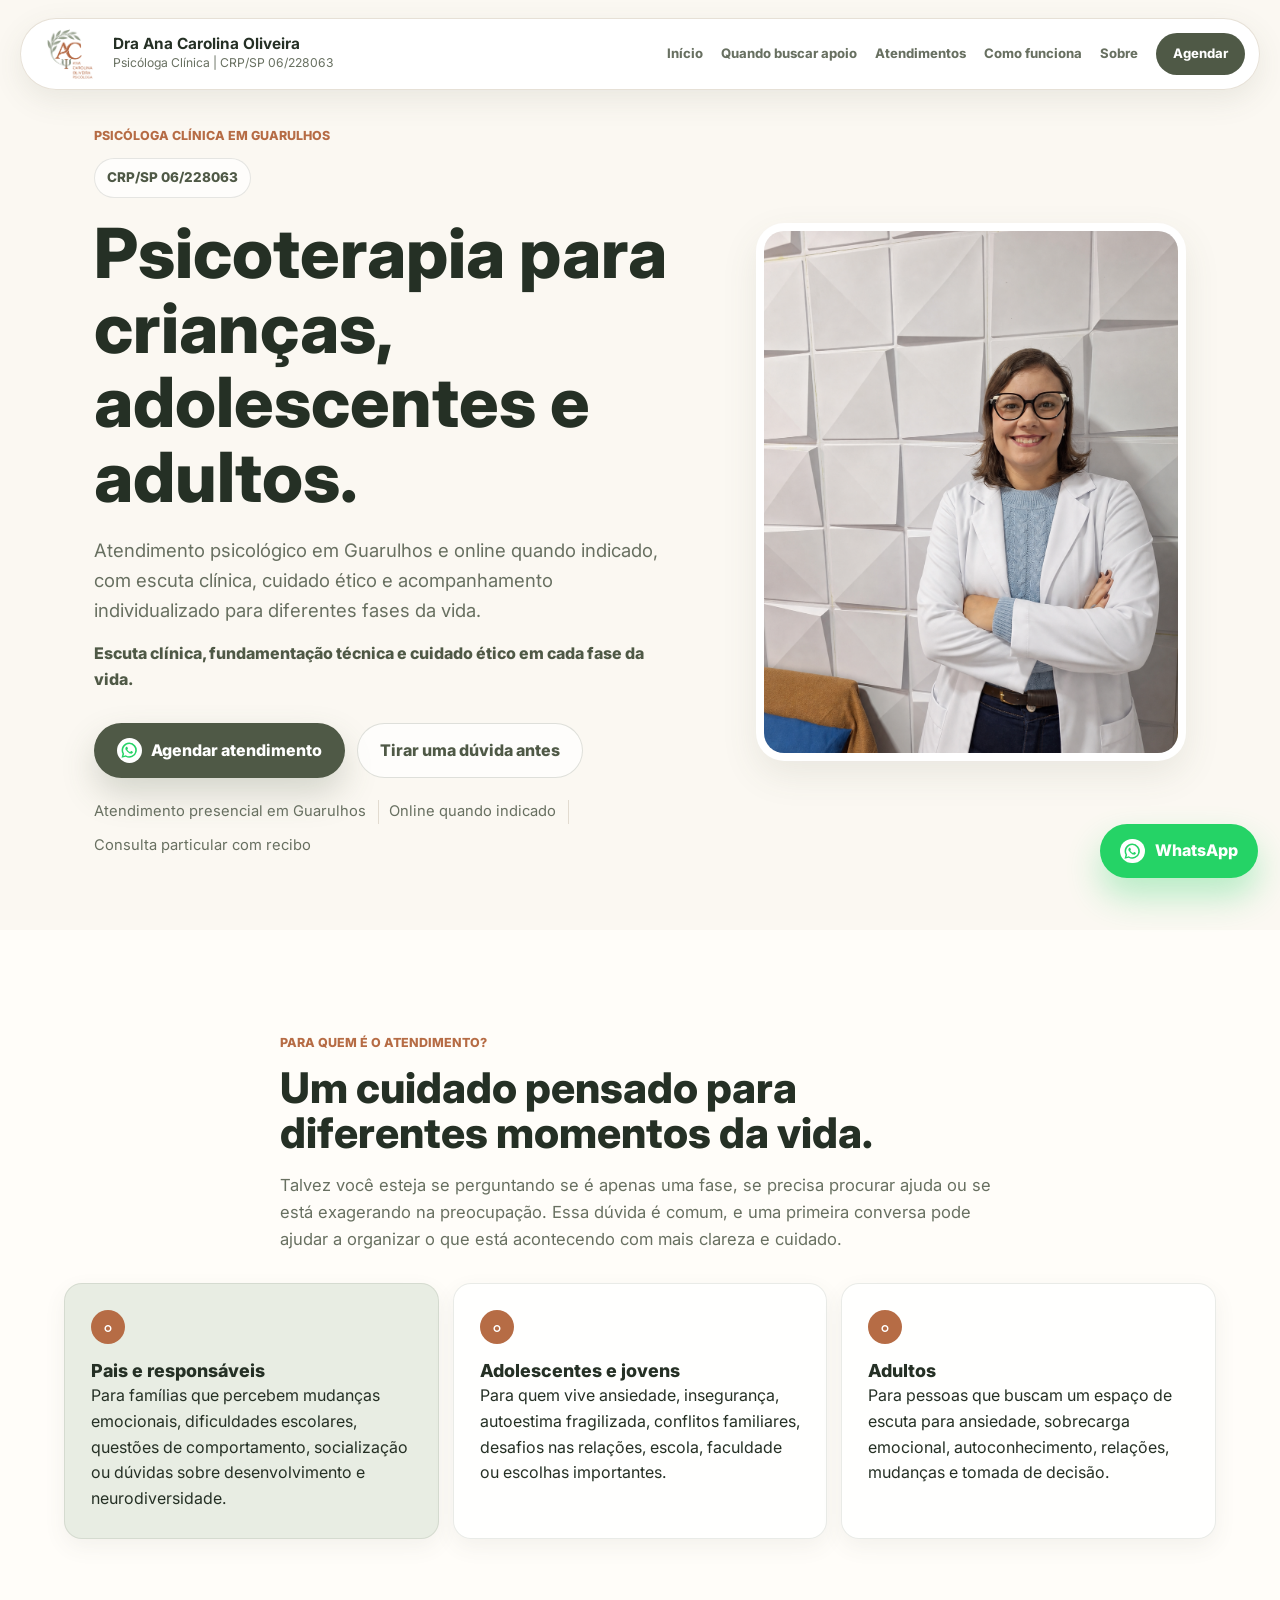
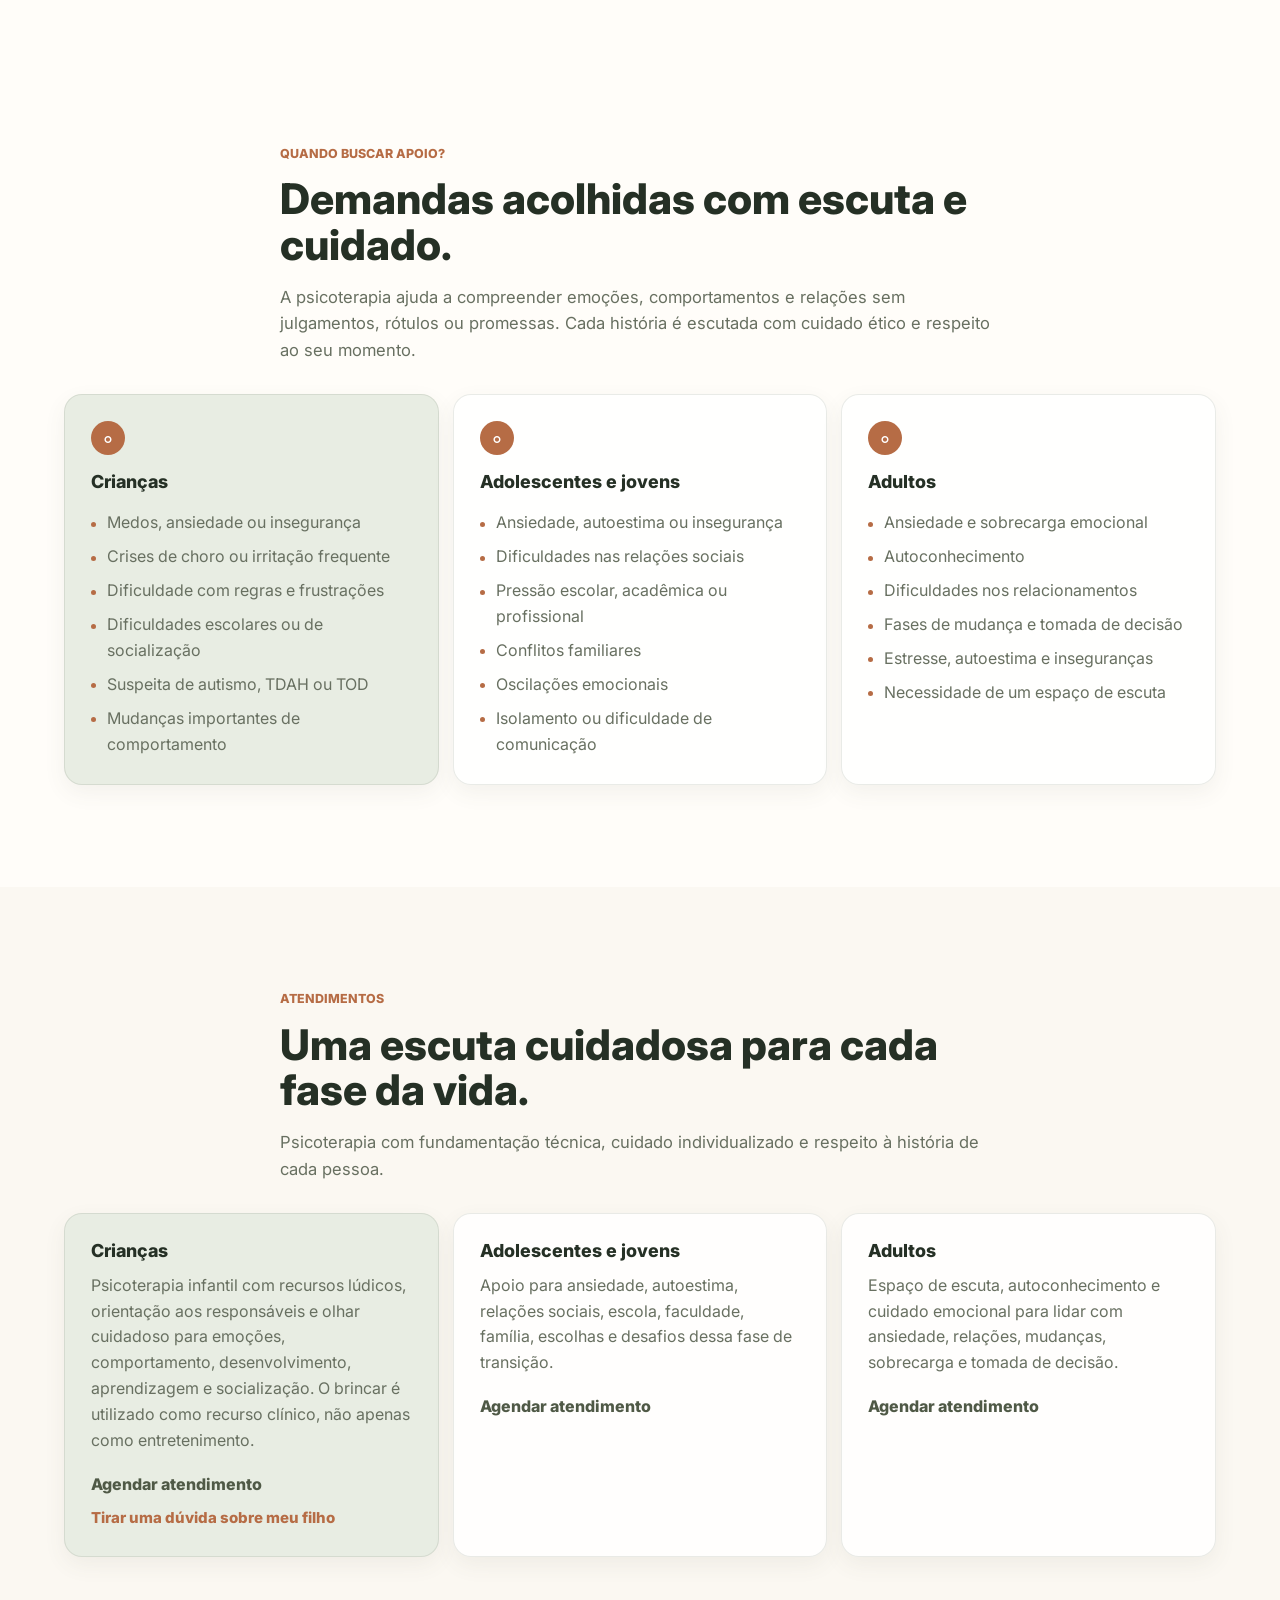
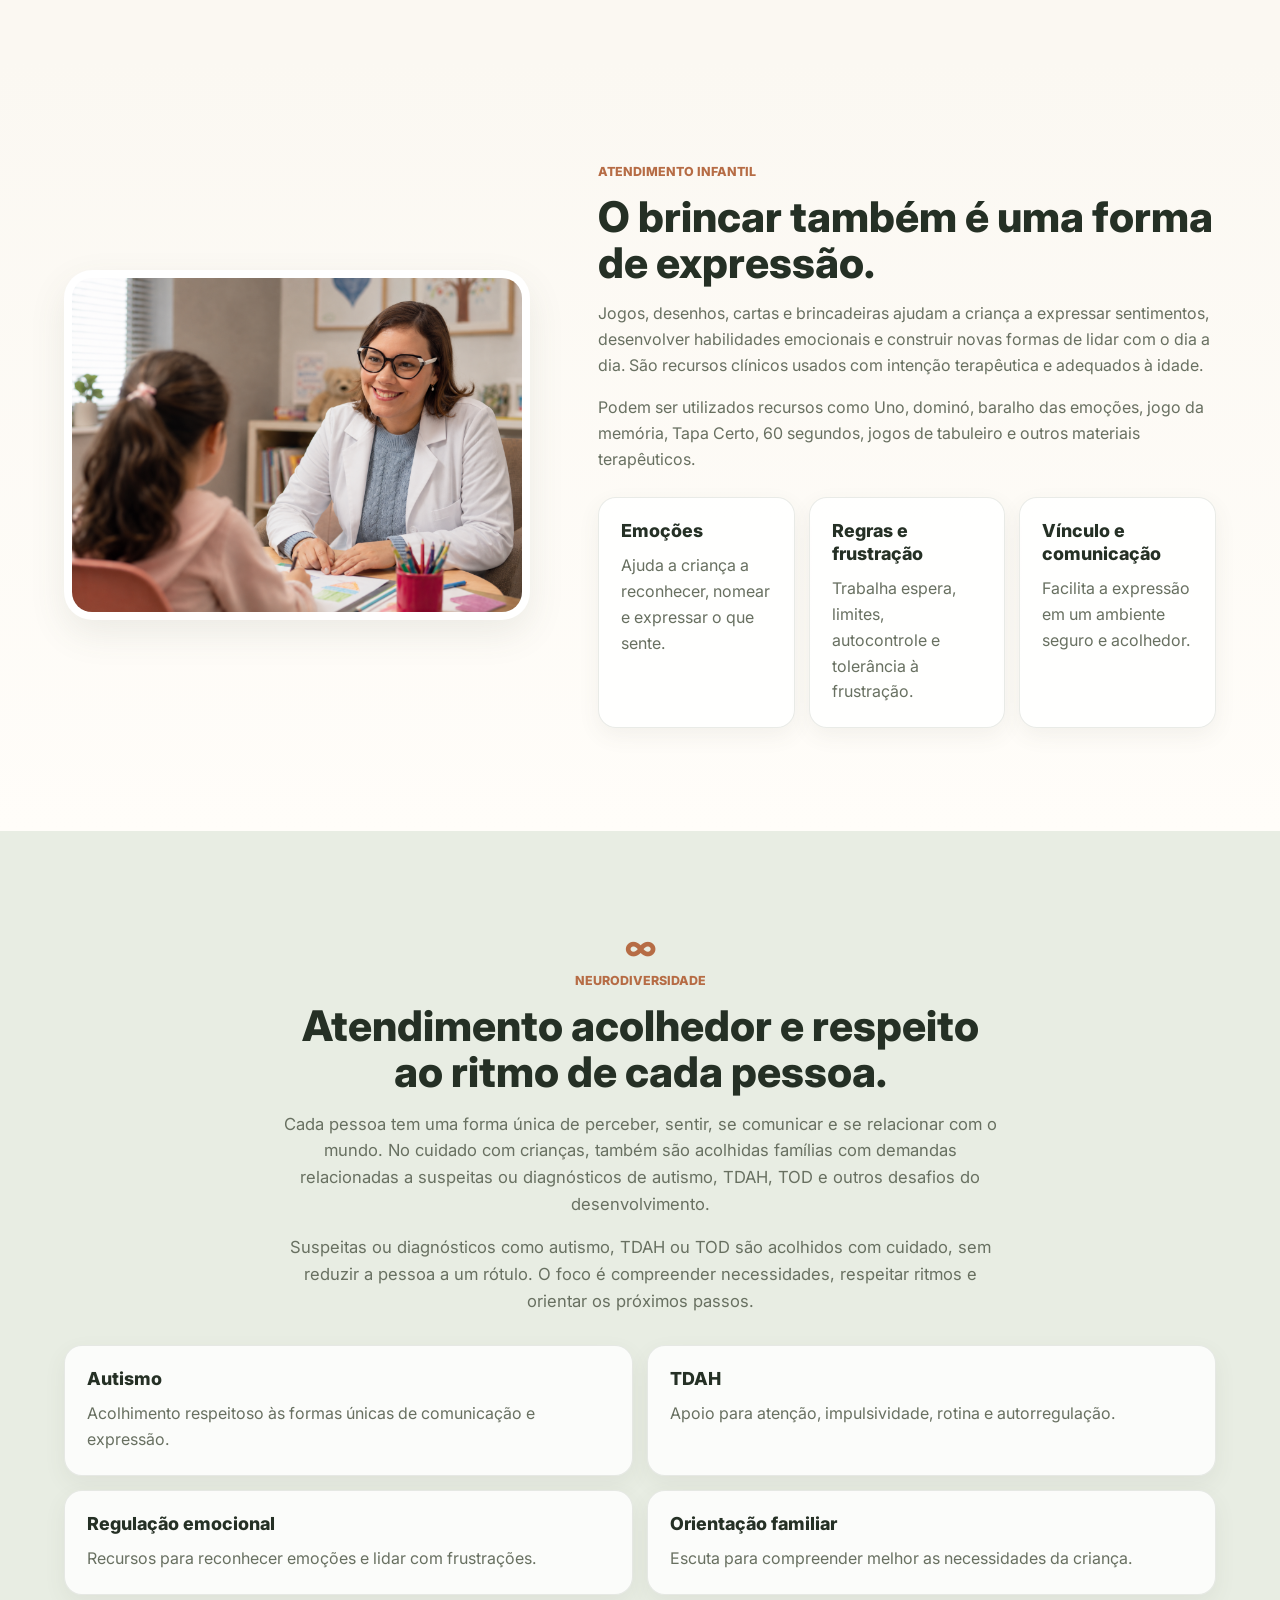
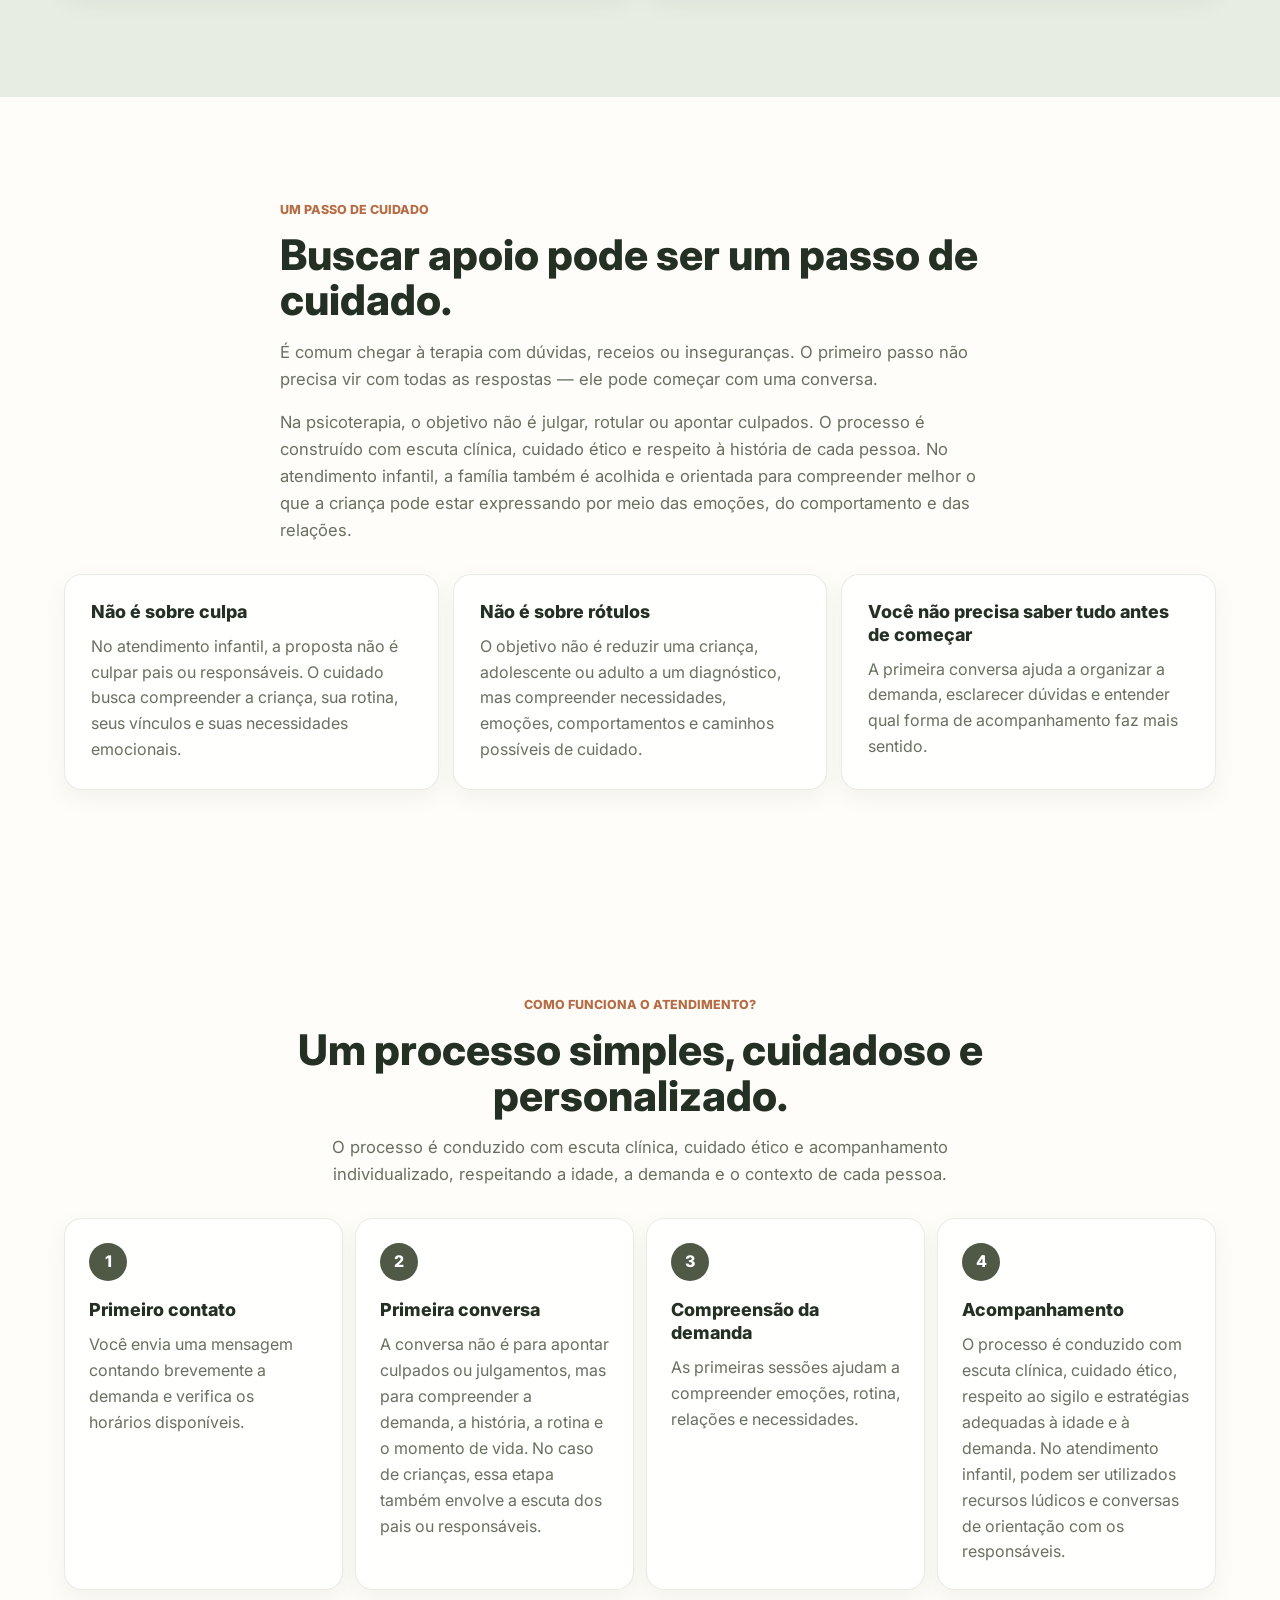
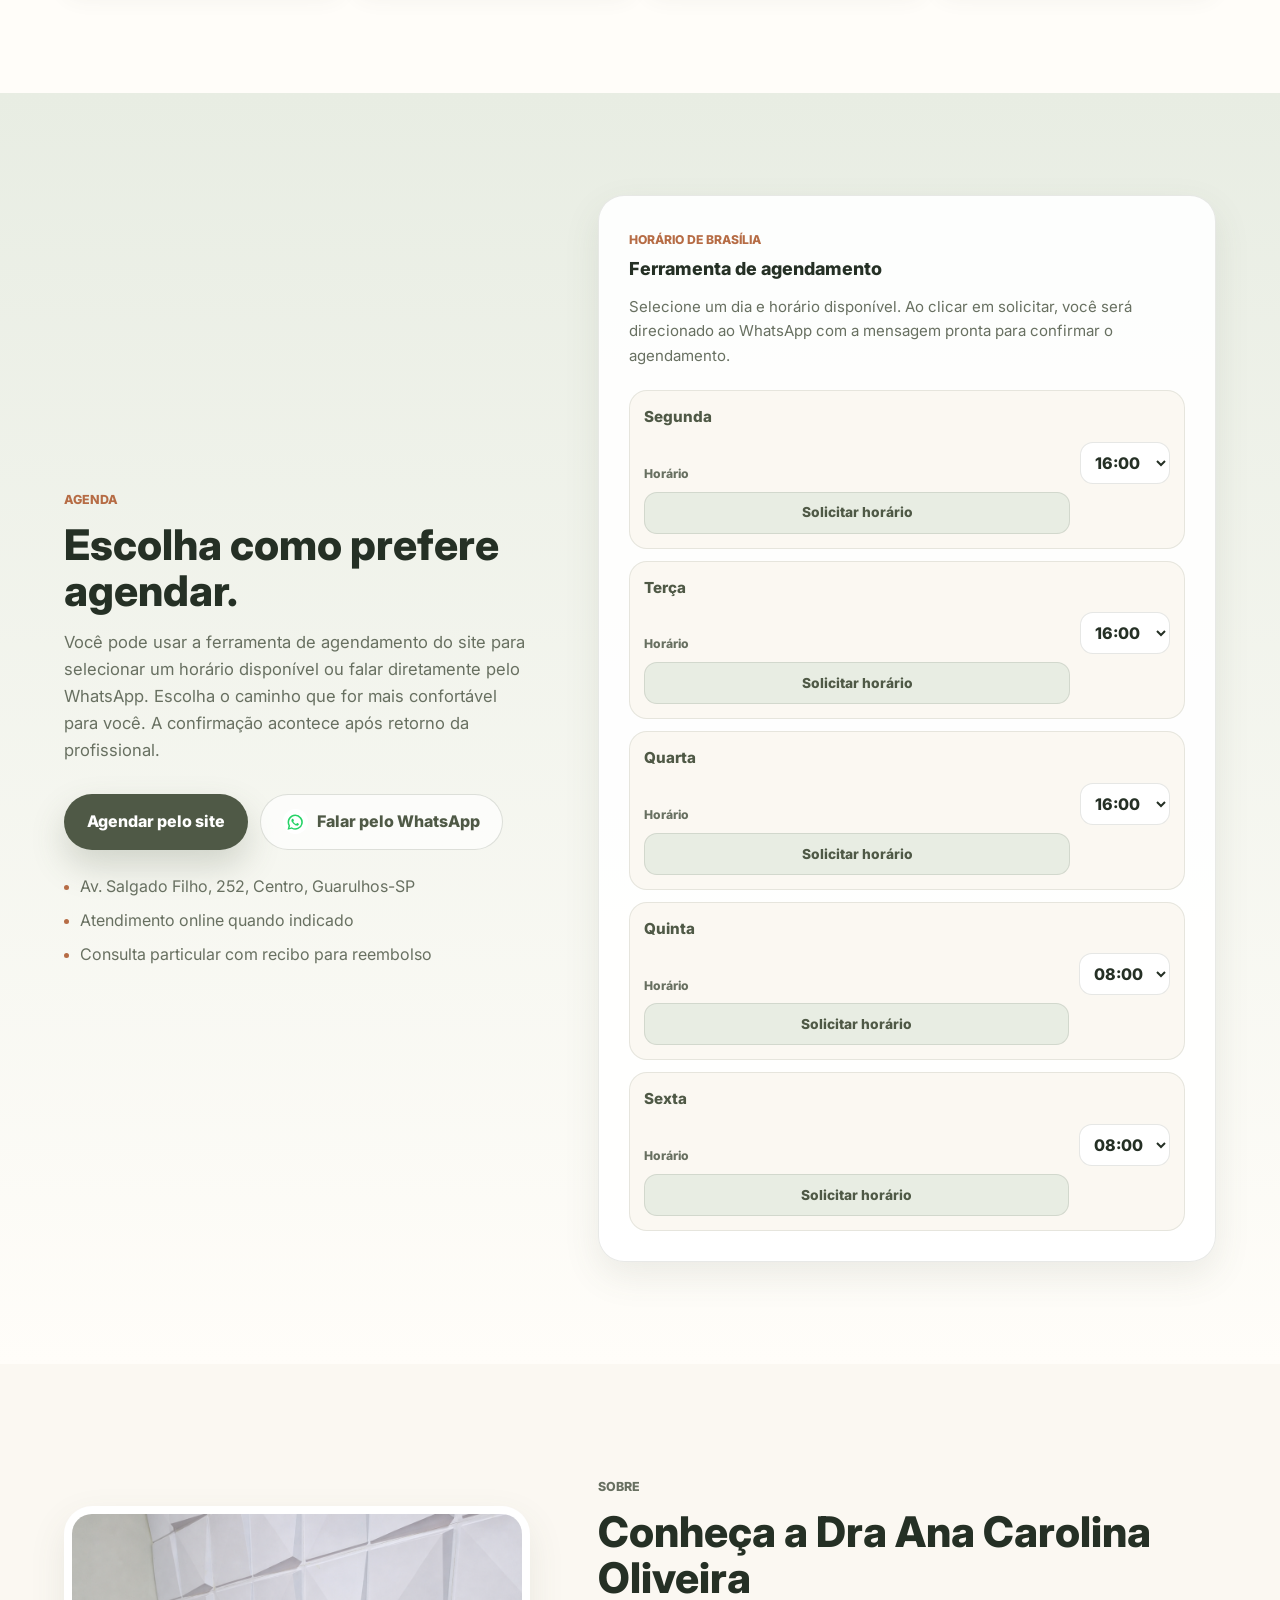
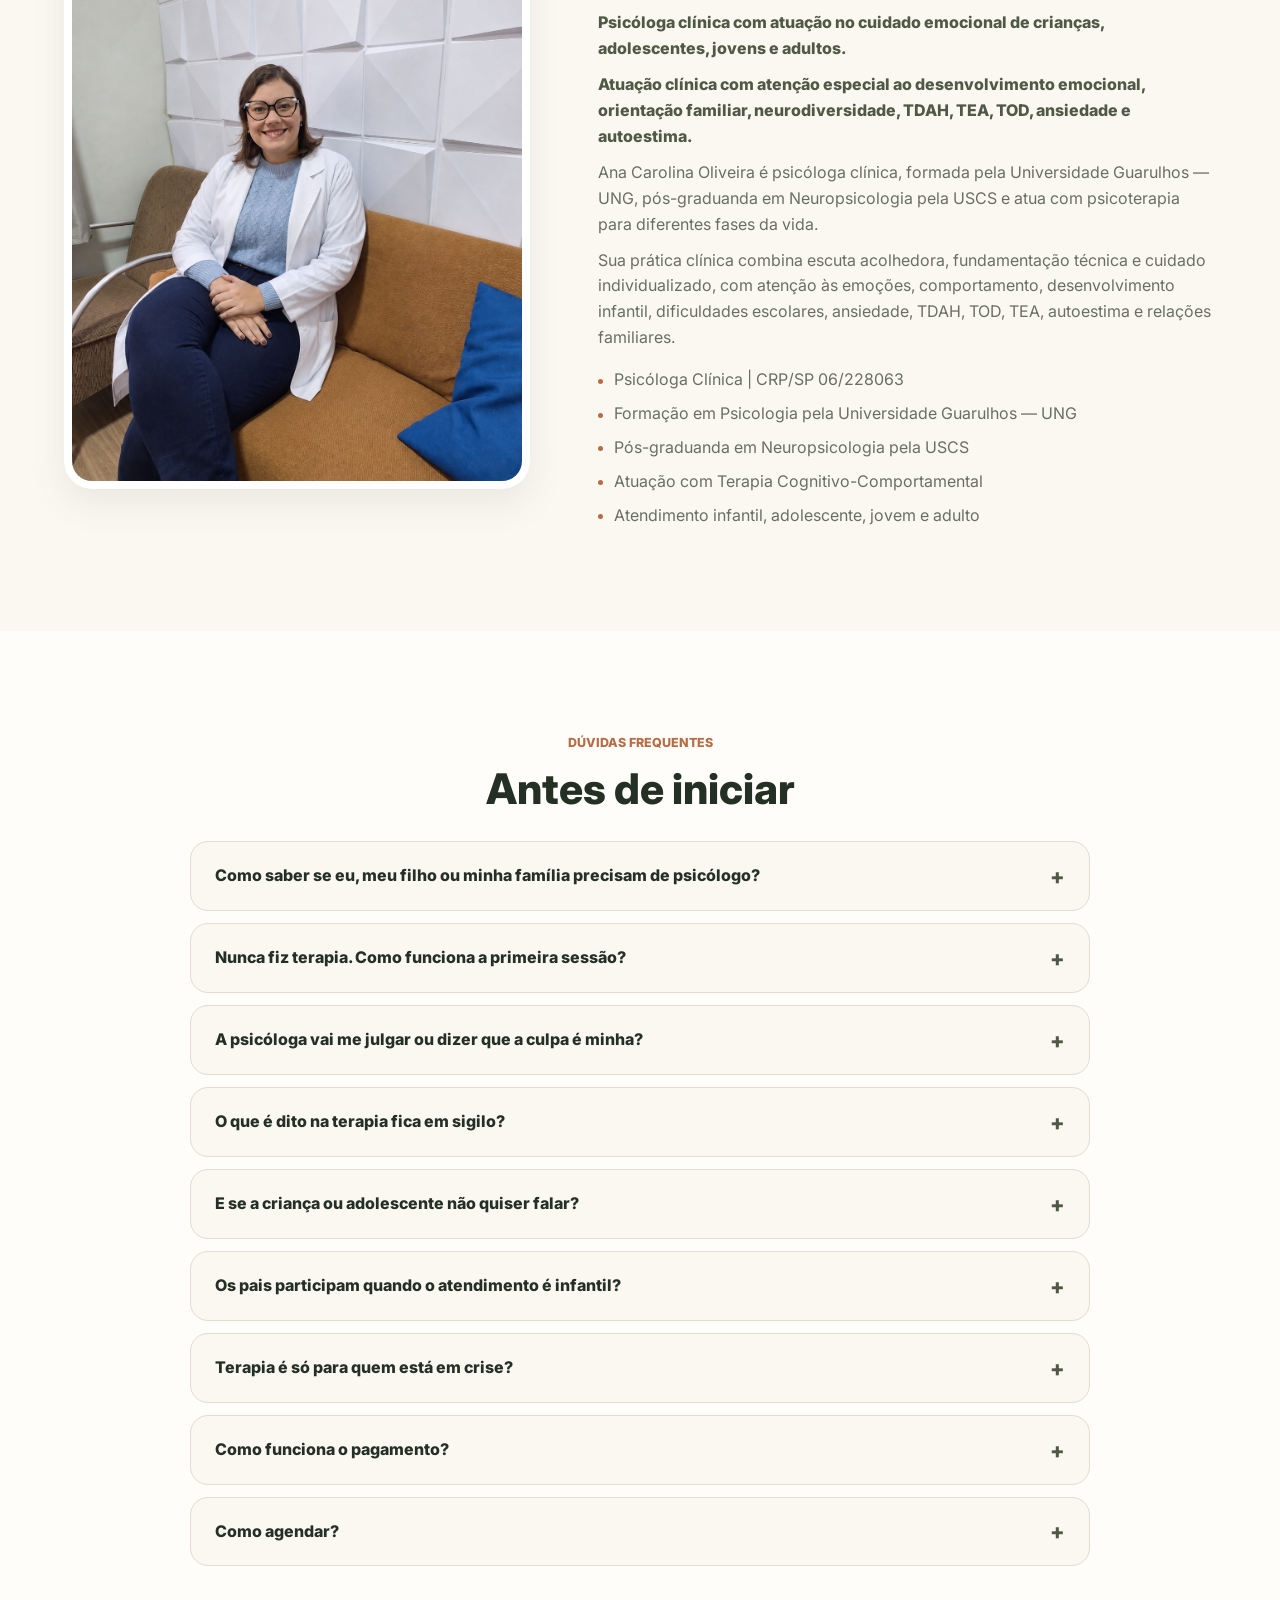
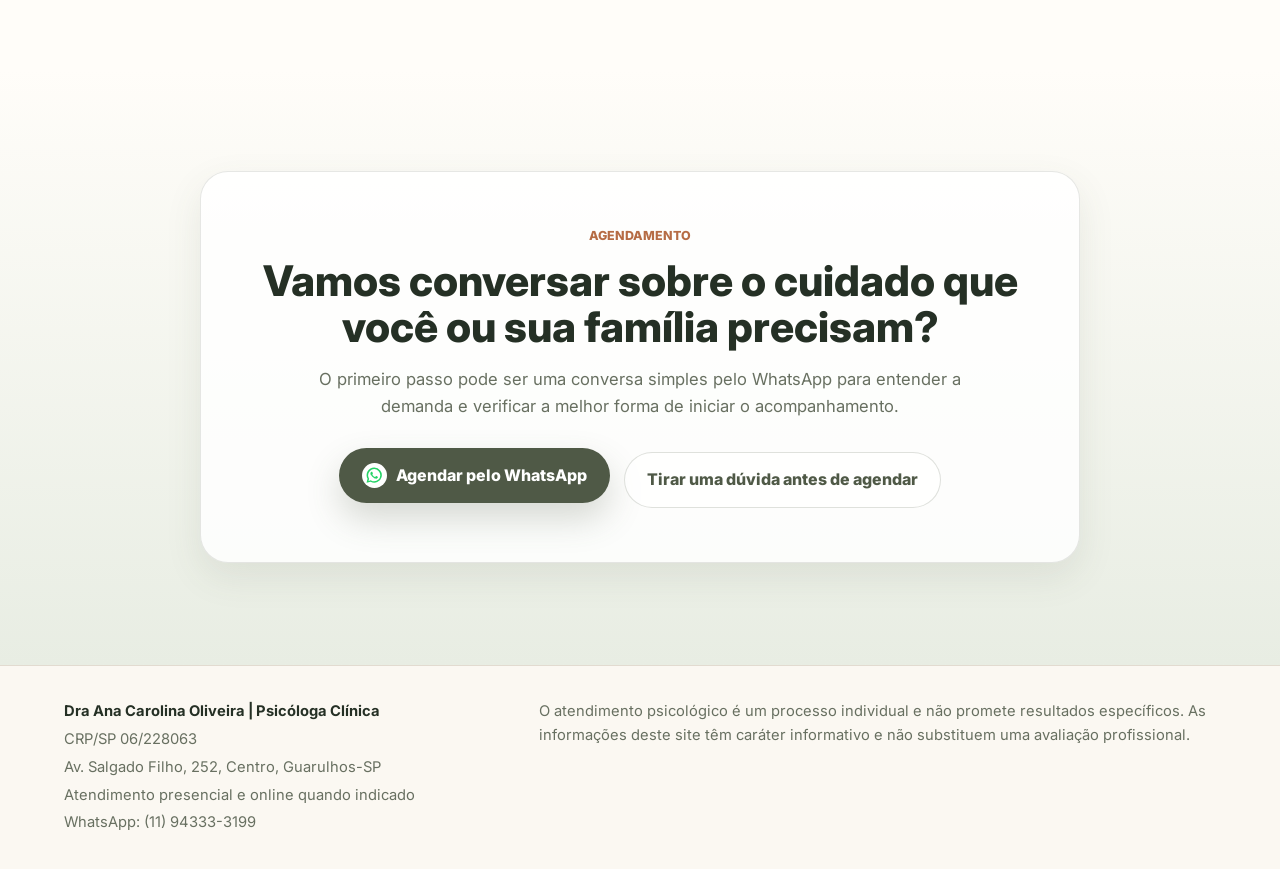
<file: index.html>
<!doctype html>
<html lang="pt-BR">
  <head>
    <meta charset="utf-8" />
    <meta name="viewport" content="width=device-width, initial-scale=1" />
    <title>Dra Ana Carolina Oliveira | Psicóloga Infantil, Adolescentes e Adultos em Guarulhos</title>
    <meta
      name="description"
      content="Psicóloga clínica em Guarulhos com atendimento para crianças, adolescentes, jovens e adultos. Apoio para ansiedade, emoções, comportamento, TDAH, autismo, família e desenvolvimento."
    />
    <meta name="theme-color" content="#e8ede3" />
    <link rel="preconnect" href="https://fonts.googleapis.com" />
    <link rel="preconnect" href="https://fonts.gstatic.com" crossorigin />
    <link
      href="https://fonts.googleapis.com/css2?family=Inter:wght@400;500;600;700;800&display=swap"
      rel="stylesheet"
    />
    <script async src="https://www.googletagmanager.com/gtag/js?id=G-W9DYHV81TB"></script>
    <script>
      window.dataLayer = window.dataLayer || [];
      function gtag(){dataLayer.push(arguments);}
      gtag("js", new Date());
      gtag("config", "G-W9DYHV81TB");
    </script>
    <link rel="stylesheet" href="styles.css" />
  </head>
  <body>
    <a class="skip-link" href="#conteudo">Pular para o conteúdo principal</a>

    <header class="site-header" data-header>
      <a class="brand" href="#inicio" aria-label="Ir para o início">
        <img class="brand-logo" src="assets/logo-oficial-transparente.png" alt="Logo Ana Carolina Oliveira Psicóloga" />
        <span class="brand-copy">
          <strong>Dra Ana Carolina Oliveira</strong>
          <small>Psicóloga Clínica | CRP/SP 06/228063</small>
        </span>
      </a>

      <button class="menu-toggle" type="button" aria-label="Abrir menu" aria-expanded="false" data-menu-toggle>
        <span></span>
        <span></span>
      </button>

      <nav class="nav" aria-label="Navegação principal" data-nav>
        <a href="#inicio">Início</a>
        <a href="#quando-buscar">Quando buscar apoio</a>
        <a href="#atendimentos">Atendimentos</a>
        <a href="#como-funciona">Como funciona</a>
        <a href="#sobre">Sobre</a>
        <a class="nav-action" href="#agendar">Agendar</a>
      </nav>
    </header>

    <main id="conteudo">
      <section class="hero" id="inicio" aria-labelledby="hero-title">
        <div class="hero-copy">
          <p class="eyebrow">Psicóloga clínica em Guarulhos</p>
          <p class="professional-line">CRP/SP 06/228063</p>
          <h1 id="hero-title">Psicoterapia para crianças, adolescentes e adultos.</h1>
          <p class="hero-subtitle">
            Atendimento psicológico em Guarulhos e online quando indicado, com escuta clínica,
            cuidado ético e acompanhamento individualizado para diferentes fases da vida.
          </p>
          <p class="trust-line">Escuta clínica, fundamentação técnica e cuidado ético em cada fase da vida.</p>
          <div class="hero-actions">
            <a class="button primary" href="https://wa.me/5511943333199" target="_blank" rel="noreferrer">
              <span class="wa-icon" aria-hidden="true">
                <svg viewBox="0 0 32 32" focusable="false">
                  <path d="M16 2.7A13.2 13.2 0 0 0 4.4 22.3L2.7 29.3l7.1-1.8A13.2 13.2 0 1 0 16 2.7Zm0 23.9c-1.9 0-3.7-.5-5.4-1.5l-.4-.2-4.1 1.1 1.1-4-.3-.4A10.5 10.5 0 0 1 5.4 16 10.6 10.6 0 1 1 16 26.6Zm5.8-8c-.3-.2-1.9-.9-2.2-1-.3-.1-.5-.2-.7.2-.2.3-.8 1-1 1.2-.2.2-.4.2-.7.1-.3-.2-1.3-.5-2.6-1.6-1-.8-1.6-1.9-1.8-2.2-.2-.3 0-.5.1-.7l.5-.6c.2-.2.2-.3.3-.5.1-.2.1-.4 0-.6-.1-.2-.7-1.7-1-2.4-.3-.6-.5-.5-.7-.6h-.6c-.2 0-.6.1-.9.4-.3.3-1.1 1.1-1.1 2.7s1.1 3.1 1.3 3.3c.2.2 2.3 3.5 5.5 4.9.8.3 1.4.5 1.8.7.8.2 1.5.2 2 .1.6-.1 1.9-.8 2.2-1.5.3-.7.3-1.4.2-1.5-.1-.2-.3-.3-.6-.4Z" />
                </svg>
              </span>
              Agendar atendimento
            </a>
            <a
              class="button ghost"
              href="https://wa.me/5511943333199?text=Ol%C3%A1%2C%20Dra%20Ana%20Carolina.%20Gostaria%20de%20tirar%20uma%20d%C3%BAvida%20e%20entender%20se%20uma%20primeira%20conversa%20pode%20ajudar."
              target="_blank"
              rel="noreferrer"
            >
              Tirar uma dúvida antes
            </a>
          </div>
          <div class="hero-info" aria-label="Informações principais">
            <span>Atendimento presencial em Guarulhos</span>
            <span>Online quando indicado</span>
            <span>Consulta particular com recibo</span>
          </div>
        </div>

        <figure class="hero-photo">
          <img
            src="assets/ana-carolina-jaleco.png"
            alt="Dra Ana Carolina Oliveira sorrindo em retrato profissional com jaleco"
          />
        </figure>
      </section>

      <section class="section support" id="quando-buscar" aria-labelledby="support-title">
        <div class="section-heading">
          <p class="eyebrow">Para quem é o atendimento?</p>
          <h2 id="support-title">Um cuidado pensado para diferentes momentos da vida.</h2>
          <p>
            Talvez você esteja se perguntando se é apenas uma fase, se precisa procurar ajuda ou se
            está exagerando na preocupação. Essa dúvida é comum, e uma primeira conversa pode ajudar
            a organizar o que está acontecendo com mais clareza e cuidado.
          </p>
        </div>

        <div class="audience-grid">
          <article class="audience-card featured">
            <span class="soft-icon" aria-hidden="true">◦</span>
            <h3>Pais e responsáveis</h3>
            <p>
              Para famílias que percebem mudanças emocionais, dificuldades escolares, questões de
              comportamento, socialização ou dúvidas sobre desenvolvimento e neurodiversidade.
            </p>
          </article>

          <article class="audience-card">
            <span class="soft-icon" aria-hidden="true">◦</span>
            <h3>Adolescentes e jovens</h3>
            <p>
              Para quem vive ansiedade, insegurança, autoestima fragilizada, conflitos familiares,
              desafios nas relações, escola, faculdade ou escolhas importantes.
            </p>
          </article>

          <article class="audience-card">
            <span class="soft-icon" aria-hidden="true">◦</span>
            <h3>Adultos</h3>
            <p>
              Para pessoas que buscam um espaço de escuta para ansiedade, sobrecarga emocional,
              autoconhecimento, relações, mudanças e tomada de decisão.
            </p>
          </article>
        </div>
      </section>

      <section class="section signs" aria-labelledby="signs-title">
        <div class="section-heading">
          <p class="eyebrow">Quando buscar apoio?</p>
          <h2 id="signs-title">Demandas acolhidas com escuta e cuidado.</h2>
          <p>
            A psicoterapia ajuda a compreender emoções, comportamentos e relações sem julgamentos,
            rótulos ou promessas. Cada história é escutada com cuidado ético e respeito ao seu momento.
          </p>
        </div>

        <div class="audience-grid">
          <article class="audience-card featured">
            <span class="soft-icon" aria-hidden="true">◦</span>
            <h3>Crianças</h3>
            <ul>
              <li>Medos, ansiedade ou insegurança</li>
              <li>Crises de choro ou irritação frequente</li>
              <li>Dificuldade com regras e frustrações</li>
              <li>Dificuldades escolares ou de socialização</li>
              <li>Suspeita de autismo, TDAH ou TOD</li>
              <li>Mudanças importantes de comportamento</li>
            </ul>
          </article>

          <article class="audience-card">
            <span class="soft-icon" aria-hidden="true">◦</span>
            <h3>Adolescentes e jovens</h3>
            <ul>
              <li>Ansiedade, autoestima ou insegurança</li>
              <li>Dificuldades nas relações sociais</li>
              <li>Pressão escolar, acadêmica ou profissional</li>
              <li>Conflitos familiares</li>
              <li>Oscilações emocionais</li>
              <li>Isolamento ou dificuldade de comunicação</li>
            </ul>
          </article>

          <article class="audience-card">
            <span class="soft-icon" aria-hidden="true">◦</span>
            <h3>Adultos</h3>
            <ul>
              <li>Ansiedade e sobrecarga emocional</li>
              <li>Autoconhecimento</li>
              <li>Dificuldades nos relacionamentos</li>
              <li>Fases de mudança e tomada de decisão</li>
              <li>Estresse, autoestima e inseguranças</li>
              <li>Necessidade de um espaço de escuta</li>
            </ul>
          </article>
        </div>
      </section>

      <section class="section attendances" id="atendimentos" aria-labelledby="attendance-title">
        <div class="section-heading">
          <p class="eyebrow">Atendimentos</p>
          <h2 id="attendance-title">Uma escuta cuidadosa para cada fase da vida.</h2>
          <p>Psicoterapia com fundamentação técnica, cuidado individualizado e respeito à história de cada pessoa.</p>
        </div>

        <div class="service-grid">
          <article class="service-card featured">
            <h3>Crianças</h3>
            <p>
              Psicoterapia infantil com recursos lúdicos, orientação aos responsáveis e olhar cuidadoso
              para emoções, comportamento, desenvolvimento, aprendizagem e socialização. O brincar é
              utilizado como recurso clínico, não apenas como entretenimento.
            </p>
            <div class="card-actions">
              <a href="#agendar">Agendar atendimento</a>
              <a
                href="https://wa.me/5511943333199?text=Ol%C3%A1%2C%20Dra%20Ana%20Carolina.%20Tenho%20algumas%20d%C3%BAvidas%20sobre%20meu%20filho%20e%20gostaria%20de%20entender%20se%20uma%20primeira%20conversa%20pode%20ajudar."
                target="_blank"
                rel="noreferrer"
              >
                Tirar uma dúvida sobre meu filho
              </a>
            </div>
          </article>
          <article class="service-card">
            <h3>Adolescentes e jovens</h3>
            <p>
              Apoio para ansiedade, autoestima, relações sociais, escola, faculdade, família,
              escolhas e desafios dessa fase de transição.
            </p>
            <a href="#agendar">Agendar atendimento</a>
          </article>
          <article class="service-card">
            <h3>Adultos</h3>
            <p>
              Espaço de escuta, autoconhecimento e cuidado emocional para lidar com ansiedade,
              relações, mudanças, sobrecarga e tomada de decisão.
            </p>
            <a href="#agendar">Agendar atendimento</a>
          </article>
        </div>
      </section>

      <section class="section play-care" aria-labelledby="play-title">
        <figure class="play-image">
          <img
            src="assets/ana-carolina-atendimento-infantil.png"
            alt="Dra Ana Carolina Oliveira em atendimento infantil, acolhendo uma criança durante atividade com desenho"
          />
        </figure>
        <div class="play-copy">
          <p class="eyebrow">Atendimento infantil</p>
          <h2 id="play-title">O brincar também é uma forma de expressão.</h2>
          <p>
            Jogos, desenhos, cartas e brincadeiras ajudam a criança a expressar sentimentos,
            desenvolver habilidades emocionais e construir novas formas de lidar com o dia a dia.
            São recursos clínicos usados com intenção terapêutica e adequados à idade.
          </p>
          <p>
            Podem ser utilizados recursos como Uno, dominó, baralho das emoções, jogo da memória,
            Tapa Certo, 60 segundos, jogos de tabuleiro e outros materiais terapêuticos.
          </p>
          <div class="mini-grid">
            <article>
              <h3>Emoções</h3>
              <p>Ajuda a criança a reconhecer, nomear e expressar o que sente.</p>
            </article>
            <article>
              <h3>Regras e frustração</h3>
              <p>Trabalha espera, limites, autocontrole e tolerância à frustração.</p>
            </article>
            <article>
              <h3>Vínculo e comunicação</h3>
              <p>Facilita a expressão em um ambiente seguro e acolhedor.</p>
            </article>
          </div>
        </div>
      </section>

      <section class="section neuro" aria-labelledby="neuro-title">
        <div class="section-heading center">
          <span class="infinity-icon" aria-hidden="true">∞</span>
          <p class="eyebrow">Neurodiversidade</p>
          <h2 id="neuro-title">Atendimento acolhedor e respeito ao ritmo de cada pessoa.</h2>
          <p>
            Cada pessoa tem uma forma única de perceber, sentir, se comunicar e se relacionar com o mundo.
            No cuidado com crianças, também são acolhidas famílias com demandas relacionadas a suspeitas
            ou diagnósticos de autismo, TDAH, TOD e outros desafios do desenvolvimento.
          </p>
          <p>
            Suspeitas ou diagnósticos como autismo, TDAH ou TOD são acolhidos com cuidado, sem reduzir a
            pessoa a um rótulo. O foco é compreender necessidades, respeitar ritmos e orientar os próximos passos.
          </p>
        </div>

        <div class="neuro-grid">
          <article><h3>Autismo</h3><p>Acolhimento respeitoso às formas únicas de comunicação e expressão.</p></article>
          <article><h3>TDAH</h3><p>Apoio para atenção, impulsividade, rotina e autorregulação.</p></article>
          <article><h3>Regulação emocional</h3><p>Recursos para reconhecer emoções e lidar com frustrações.</p></article>
          <article><h3>Orientação familiar</h3><p>Escuta para compreender melhor as necessidades da criança.</p></article>
        </div>
      </section>

      <section class="section emotional-safety" aria-labelledby="safety-title">
        <div class="section-heading">
          <p class="eyebrow">Um passo de cuidado</p>
          <h2 id="safety-title">Buscar apoio pode ser um passo de cuidado.</h2>
          <p>
            É comum chegar à terapia com dúvidas, receios ou inseguranças. O primeiro passo não precisa
            vir com todas as respostas — ele pode começar com uma conversa.
          </p>
          <p>
            Na psicoterapia, o objetivo não é julgar, rotular ou apontar culpados. O processo é construído
            com escuta clínica, cuidado ético e respeito à história de cada pessoa. No atendimento infantil,
            a família também é acolhida e orientada para compreender melhor o que a criança pode estar
            expressando por meio das emoções, do comportamento e das relações.
          </p>
        </div>

        <div class="safety-grid">
          <article>
            <h3>Não é sobre culpa</h3>
            <p>
              No atendimento infantil, a proposta não é culpar pais ou responsáveis. O cuidado busca
              compreender a criança, sua rotina, seus vínculos e suas necessidades emocionais.
            </p>
          </article>
          <article>
            <h3>Não é sobre rótulos</h3>
            <p>
              O objetivo não é reduzir uma criança, adolescente ou adulto a um diagnóstico, mas compreender
              necessidades, emoções, comportamentos e caminhos possíveis de cuidado.
            </p>
          </article>
          <article>
            <h3>Você não precisa saber tudo antes de começar</h3>
            <p>
              A primeira conversa ajuda a organizar a demanda, esclarecer dúvidas e entender qual forma de
              acompanhamento faz mais sentido.
            </p>
          </article>
        </div>
      </section>

      <section class="section process" id="como-funciona" aria-labelledby="process-title">
        <div class="section-heading center">
          <p class="eyebrow">Como funciona o atendimento?</p>
          <h2 id="process-title">Um processo simples, cuidadoso e personalizado.</h2>
          <p>
            O processo é conduzido com escuta clínica, cuidado ético e acompanhamento individualizado,
            respeitando a idade, a demanda e o contexto de cada pessoa.
          </p>
        </div>

        <div class="timeline">
          <article>
            <span>1</span>
            <h3>Primeiro contato</h3>
            <p>Você envia uma mensagem contando brevemente a demanda e verifica os horários disponíveis.</p>
          </article>
          <article>
            <span>2</span>
            <h3>Primeira conversa</h3>
            <p>
              A conversa não é para apontar culpados ou julgamentos, mas para compreender a demanda,
              a história, a rotina e o momento de vida. No caso de crianças, essa etapa também envolve
              a escuta dos pais ou responsáveis.
            </p>
          </article>
          <article>
            <span>3</span>
            <h3>Compreensão da demanda</h3>
            <p>As primeiras sessões ajudam a compreender emoções, rotina, relações e necessidades.</p>
          </article>
          <article>
            <span>4</span>
            <h3>Acompanhamento</h3>
            <p>
              O processo é conduzido com escuta clínica, cuidado ético, respeito ao sigilo e estratégias
              adequadas à idade e à demanda. No atendimento infantil, podem ser utilizados recursos lúdicos
              e conversas de orientação com os responsáveis.
            </p>
          </article>
        </div>
      </section>

      <section class="section schedule-section" id="agenda" aria-labelledby="schedule-title">
        <div class="schedule-copy">
          <p class="eyebrow">Agenda</p>
          <h2 id="schedule-title">Escolha como prefere agendar.</h2>
          <p>
            Você pode usar a ferramenta de agendamento do site para selecionar um horário disponível
            ou falar diretamente pelo WhatsApp. Escolha o caminho que for mais confortável para você.
            A confirmação acontece após retorno da profissional.
          </p>
          <div class="schedule-actions">
            <a class="button primary" href="#horarios">Agendar pelo site</a>
            <a class="button ghost" href="https://wa.me/5511943333199" target="_blank" rel="noreferrer">
              <span class="wa-icon" aria-hidden="true">
                <svg viewBox="0 0 32 32" focusable="false">
                  <path d="M16 2.7A13.2 13.2 0 0 0 4.4 22.3L2.7 29.3l7.1-1.8A13.2 13.2 0 1 0 16 2.7Zm0 23.9c-1.9 0-3.7-.5-5.4-1.5l-.4-.2-4.1 1.1 1.1-4-.3-.4A10.5 10.5 0 0 1 5.4 16 10.6 10.6 0 1 1 16 26.6Zm5.8-8c-.3-.2-1.9-.9-2.2-1-.3-.1-.5-.2-.7.2-.2.3-.8 1-1 1.2-.2.2-.4.2-.7.1-.3-.2-1.3-.5-2.6-1.6-1-.8-1.6-1.9-1.8-2.2-.2-.3 0-.5.1-.7l.5-.6c.2-.2.2-.3.3-.5.1-.2.1-.4 0-.6-.1-.2-.7-1.7-1-2.4-.3-.6-.5-.5-.7-.6h-.6c-.2 0-.6.1-.9.4-.3.3-1.1 1.1-1.1 2.7s1.1 3.1 1.3 3.3c.2.2 2.3 3.5 5.5 4.9.8.3 1.4.5 1.8.7.8.2 1.5.2 2 .1.6-.1 1.9-.8 2.2-1.5.3-.7.3-1.4.2-1.5-.1-.2-.3-.3-.6-.4Z" />
                </svg>
              </span>
              Falar pelo WhatsApp
            </a>
          </div>
          <ul class="appointment-info">
            <li>Av. Salgado Filho, 252, Centro, Guarulhos-SP</li>
            <li>Atendimento online quando indicado</li>
            <li>Consulta particular com recibo para reembolso</li>
          </ul>
        </div>
        <div class="schedule-board" id="horarios" aria-label="Horários disponíveis para agendamento">
          <div class="schedule-board-header">
            <div>
              <span class="mini-label">Horário de Brasília</span>
              <h3>Ferramenta de agendamento</h3>
            </div>
          </div>
          <p class="schedule-hint">
            Selecione um dia e horário disponível. Ao clicar em solicitar, você será direcionado ao WhatsApp
            com a mensagem pronta para confirmar o agendamento.
          </p>
          <div class="schedule-grid" data-schedule-grid></div>
        </div>
      </section>

      <section class="section about" id="sobre" aria-labelledby="about-title">
        <figure class="about-photo">
          <img
            src="assets/ana-carolina-sofa-jaleco.png"
            alt="Dra Ana Carolina Oliveira sentada em consultório usando jaleco"
          />
        </figure>
        <div class="about-copy">
          <p class="eyebrow">Sobre</p>
          <h2 id="about-title">Conheça a Dra Ana Carolina Oliveira</h2>
          <p class="about-lead">
            Psicóloga clínica com atuação no cuidado emocional de crianças, adolescentes, jovens e adultos.
          </p>
          <p class="about-lead">
            Atuação clínica com atenção especial ao desenvolvimento emocional, orientação familiar,
            neurodiversidade, TDAH, TEA, TOD, ansiedade e autoestima.
          </p>
          <p>
            Ana Carolina Oliveira é psicóloga clínica, formada pela Universidade Guarulhos — UNG,
            pós-graduanda em Neuropsicologia pela USCS e atua com psicoterapia para diferentes fases da vida.
          </p>
          <p>
            Sua prática clínica combina escuta acolhedora, fundamentação técnica e cuidado individualizado,
            com atenção às emoções, comportamento, desenvolvimento infantil, dificuldades escolares,
            ansiedade, TDAH, TOD, TEA, autoestima e relações familiares.
          </p>
          <ul class="authority-list">
            <li>Psicóloga Clínica | CRP/SP 06/228063</li>
            <li>Formação em Psicologia pela Universidade Guarulhos — UNG</li>
            <li>Pós-graduanda em Neuropsicologia pela USCS</li>
            <li>Atuação com Terapia Cognitivo-Comportamental</li>
            <li>Atendimento infantil, adolescente, jovem e adulto</li>
          </ul>
        </div>
      </section>

      <section class="section faq" id="faq" aria-labelledby="faq-title">
        <div class="section-heading center">
          <p class="eyebrow">Dúvidas frequentes</p>
          <h2 id="faq-title">Antes de iniciar</h2>
        </div>
        <div class="faq-list" data-faq-list>
          <article class="faq-item">
            <button class="faq-question" type="button" aria-expanded="false">Como saber se eu, meu filho ou minha família precisam de psicólogo?</button>
            <div class="faq-answer" hidden><p>Alguns sinais podem indicar que é hora de buscar apoio: ansiedade frequente, mudanças de comportamento, irritabilidade, isolamento, dificuldades escolares, conflitos familiares, sobrecarga emocional ou sofrimento que começa a atrapalhar a rotina. A primeira conversa ajuda a entender melhor a demanda.</p></div>
          </article>
          <article class="faq-item">
            <button class="faq-question" type="button" aria-expanded="false">Nunca fiz terapia. Como funciona a primeira sessão?</button>
            <div class="faq-answer" hidden><p>A primeira sessão é um momento de escuta e compreensão da demanda. Você não precisa chegar sabendo explicar tudo. A conversa ajuda a organizar o que está acontecendo, tirar dúvidas e pensar nos próximos passos do acompanhamento.</p></div>
          </article>
          <article class="faq-item">
            <button class="faq-question" type="button" aria-expanded="false">A psicóloga vai me julgar ou dizer que a culpa é minha?</button>
            <div class="faq-answer" hidden><p>Não. A psicoterapia não é um espaço de julgamento ou culpa. No atendimento infantil, o objetivo é compreender a criança, sua rotina, vínculos e necessidades emocionais, construindo caminhos possíveis junto com a família.</p></div>
          </article>
          <article class="faq-item">
            <button class="faq-question" type="button" aria-expanded="false">O que é dito na terapia fica em sigilo?</button>
            <div class="faq-answer" hidden><p>Sim. O sigilo é parte essencial do atendimento psicológico. No caso de crianças e adolescentes, os responsáveis recebem orientações sobre o processo, sempre com cuidado ético e respeito à privacidade, considerando a idade e a situação atendida.</p></div>
          </article>
          <article class="faq-item">
            <button class="faq-question" type="button" aria-expanded="false">E se a criança ou adolescente não quiser falar?</button>
            <div class="faq-answer" hidden><p>Isso pode acontecer e é respeitado. Crianças podem se expressar por meio de brincadeiras, desenhos, jogos e histórias. Com adolescentes, o vínculo também é construído aos poucos, sem pressão e sem julgamento.</p></div>
          </article>
          <article class="faq-item">
            <button class="faq-question" type="button" aria-expanded="false">Os pais participam quando o atendimento é infantil?</button>
            <div class="faq-answer" hidden><p>Sim. No atendimento infantil, os pais ou responsáveis participam por meio de conversas de orientação. Essa participação ajuda a compreender melhor a rotina da criança e a levar o cuidado também para fora das sessões.</p></div>
          </article>
          <article class="faq-item">
            <button class="faq-question" type="button" aria-expanded="false">Terapia é só para quem está em crise?</button>
            <div class="faq-answer" hidden><p>Não. A psicoterapia também pode ajudar em momentos de dúvida, mudança, ansiedade, estresse, insegurança, dificuldades nos relacionamentos, autoconhecimento ou prevenção de sofrimento emocional.</p></div>
          </article>
          <article class="faq-item">
            <button class="faq-question" type="button" aria-expanded="false">Como funciona o pagamento?</button>
            <div class="faq-answer" hidden><p>O atendimento é particular e pode ser emitido recibo para solicitação de reembolso junto ao convênio, quando aplicável ao seu plano. Informações sobre valores podem ser consultadas diretamente pelo WhatsApp.</p></div>
          </article>
          <article class="faq-item">
            <button class="faq-question" type="button" aria-expanded="false">Como agendar?</button>
            <div class="faq-answer" hidden><p>Você pode escolher: usar a ferramenta de agendamento do site para selecionar um horário disponível ou falar diretamente pelo WhatsApp. Nos dois casos, a confirmação acontece após retorno da profissional.</p></div>
          </article>
        </div>
      </section>

      <section class="section final-cta" id="agendar" aria-labelledby="final-cta-title">
        <div class="final-cta-inner">
          <p class="eyebrow">Agendamento</p>
          <h2 id="final-cta-title">Vamos conversar sobre o cuidado que você ou sua família precisam?</h2>
          <p>
            O primeiro passo pode ser uma conversa simples pelo WhatsApp para entender a demanda e
            verificar a melhor forma de iniciar o acompanhamento.
          </p>
          <a class="button primary" href="https://wa.me/5511943333199" target="_blank" rel="noreferrer">
            <span class="wa-icon" aria-hidden="true">
              <svg viewBox="0 0 32 32" focusable="false">
                <path d="M16 2.7A13.2 13.2 0 0 0 4.4 22.3L2.7 29.3l7.1-1.8A13.2 13.2 0 1 0 16 2.7Zm0 23.9c-1.9 0-3.7-.5-5.4-1.5l-.4-.2-4.1 1.1 1.1-4-.3-.4A10.5 10.5 0 0 1 5.4 16 10.6 10.6 0 1 1 16 26.6Zm5.8-8c-.3-.2-1.9-.9-2.2-1-.3-.1-.5-.2-.7.2-.2.3-.8 1-1 1.2-.2.2-.4.2-.7.1-.3-.2-1.3-.5-2.6-1.6-1-.8-1.6-1.9-1.8-2.2-.2-.3 0-.5.1-.7l.5-.6c.2-.2.2-.3.3-.5.1-.2.1-.4 0-.6-.1-.2-.7-1.7-1-2.4-.3-.6-.5-.5-.7-.6h-.6c-.2 0-.6.1-.9.4-.3.3-1.1 1.1-1.1 2.7s1.1 3.1 1.3 3.3c.2.2 2.3 3.5 5.5 4.9.8.3 1.4.5 1.8.7.8.2 1.5.2 2 .1.6-.1 1.9-.8 2.2-1.5.3-.7.3-1.4.2-1.5-.1-.2-.3-.3-.6-.4Z" />
              </svg>
            </span>
            Agendar pelo WhatsApp
          </a>
          <a
            class="button ghost"
            href="https://wa.me/5511943333199?text=Ol%C3%A1%2C%20Dra%20Ana%20Carolina.%20Gostaria%20de%20tirar%20uma%20d%C3%BAvida%20e%20entender%20se%20uma%20primeira%20conversa%20pode%20ajudar."
            target="_blank"
            rel="noreferrer"
          >
            Tirar uma dúvida antes de agendar
          </a>
        </div>
      </section>
    </main>

    <a
      class="floating-whatsapp"
      href="https://wa.me/5511943333199"
      target="_blank"
      rel="noreferrer"
      aria-label="Agendar pelo WhatsApp"
    >
      <span class="wa-icon" aria-hidden="true">
        <svg viewBox="0 0 32 32" focusable="false">
          <path d="M16 2.7A13.2 13.2 0 0 0 4.4 22.3L2.7 29.3l7.1-1.8A13.2 13.2 0 1 0 16 2.7Zm0 23.9c-1.9 0-3.7-.5-5.4-1.5l-.4-.2-4.1 1.1 1.1-4-.3-.4A10.5 10.5 0 0 1 5.4 16 10.6 10.6 0 1 1 16 26.6Zm5.8-8c-.3-.2-1.9-.9-2.2-1-.3-.1-.5-.2-.7.2-.2.3-.8 1-1 1.2-.2.2-.4.2-.7.1-.3-.2-1.3-.5-2.6-1.6-1-.8-1.6-1.9-1.8-2.2-.2-.3 0-.5.1-.7l.5-.6c.2-.2.2-.3.3-.5.1-.2.1-.4 0-.6-.1-.2-.7-1.7-1-2.4-.3-.6-.5-.5-.7-.6h-.6c-.2 0-.6.1-.9.4-.3.3-1.1 1.1-1.1 2.7s1.1 3.1 1.3 3.3c.2.2 2.3 3.5 5.5 4.9.8.3 1.4.5 1.8.7.8.2 1.5.2 2 .1.6-.1 1.9-.8 2.2-1.5.3-.7.3-1.4.2-1.5-.1-.2-.3-.3-.6-.4Z" />
        </svg>
      </span>
      WhatsApp
    </a>

    <footer class="footer">
      <div>
        <strong>Dra Ana Carolina Oliveira | Psicóloga Clínica</strong>
        <span>CRP/SP 06/228063</span>
        <span>Av. Salgado Filho, 252, Centro, Guarulhos-SP</span>
        <span>Atendimento presencial e online quando indicado</span>
        <span>WhatsApp: (11) 94333-3199</span>
      </div>
      <p>
        O atendimento psicológico é um processo individual e não promete resultados específicos.
        As informações deste site têm caráter informativo e não substituem uma avaliação profissional.
      </p>
    </footer>

    <script src="script.js"></script>
  </body>
</html>
</file>
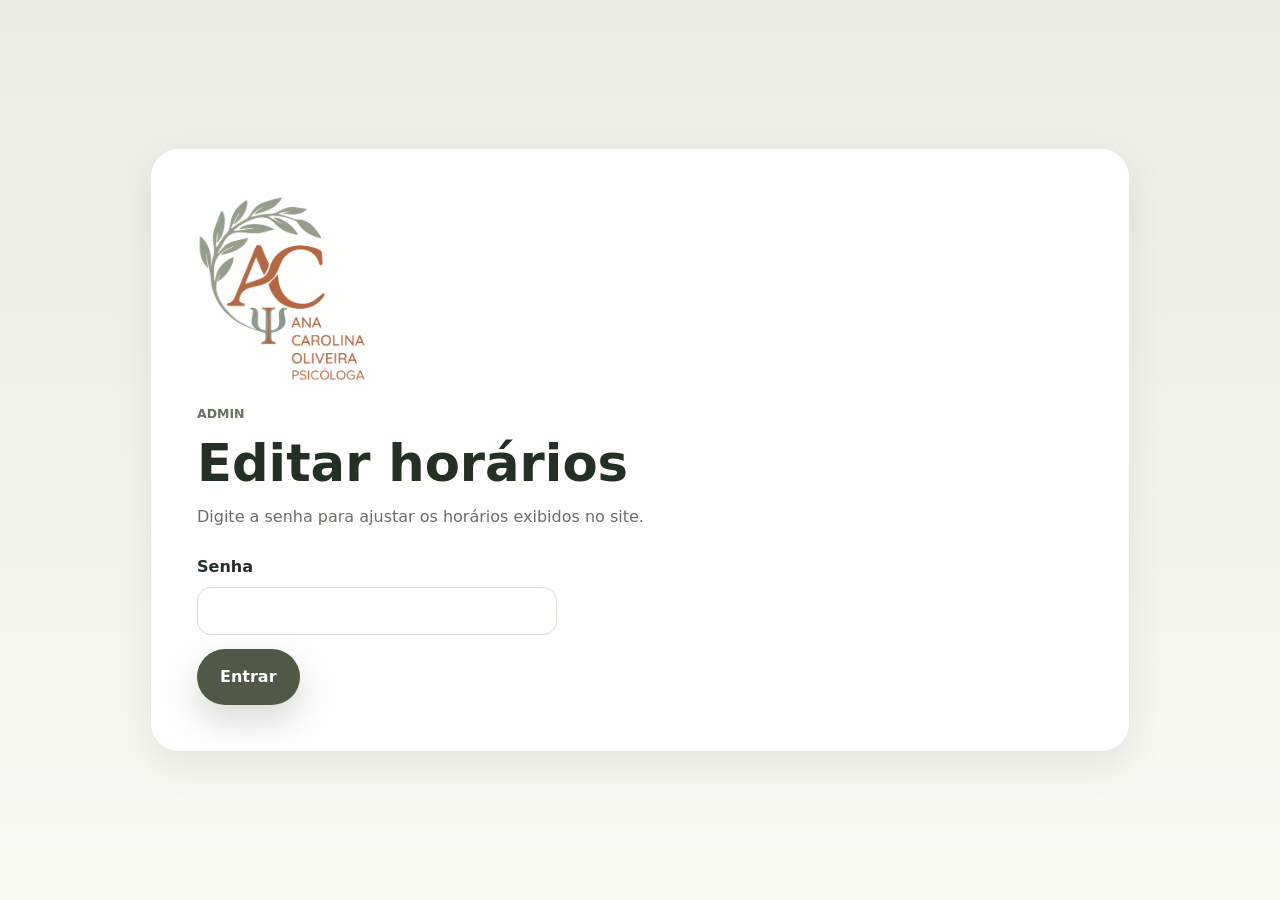
<file: admin.html>
<!doctype html>
<html lang="pt-BR">
  <head>
    <meta charset="utf-8" />
    <meta name="viewport" content="width=device-width, initial-scale=1" />
    <meta name="robots" content="noindex, nofollow" />
    <title>Admin | Agenda Ana Carolina Oliveira</title>
    <link rel="stylesheet" href="styles.css" />
  </head>
  <body class="admin-page">
    <main class="admin-screen">
      <section class="admin-panel">
        <img src="assets/logo-oficial-transparente.png" alt="Logo Ana Carolina Oliveira Psicóloga" />
        <div data-admin-login>
          <p class="eyebrow">Admin</p>
          <h1>Editar horários</h1>
          <p>Digite a senha para ajustar os horários exibidos no site.</p>
          <label>
            Senha
            <input type="password" data-admin-password autocomplete="current-password" />
          </label>
          <button class="button primary" type="button" data-admin-enter>Entrar</button>
          <p class="admin-error" data-admin-error hidden>Senha incorreta.</p>
        </div>
        <div data-admin-editor hidden>
          <p class="eyebrow">Agenda</p>
          <h1>Disponibilidade semanal</h1>
          <p>Horários em Brasília. O padrão é segunda a quarta das 16h às 21h e quinta/sexta das 8h às 11h.</p>
          <div class="admin-grid" data-admin-grid></div>
          <div class="admin-actions">
            <button class="button ghost" type="button" data-admin-default>Restaurar padrão</button>
            <button class="button ghost" type="button" data-admin-clear>Limpar tudo</button>
            <button class="button primary" type="button" data-admin-save>Salvar horários</button>
          </div>
          <p class="admin-saved" data-admin-saved hidden>Horários atualizados neste navegador.</p>
          <a class="admin-back" href="./">Voltar ao site</a>
        </div>
      </section>
    </main>
    <script src="admin.js"></script>
  </body>
</html>
</file>
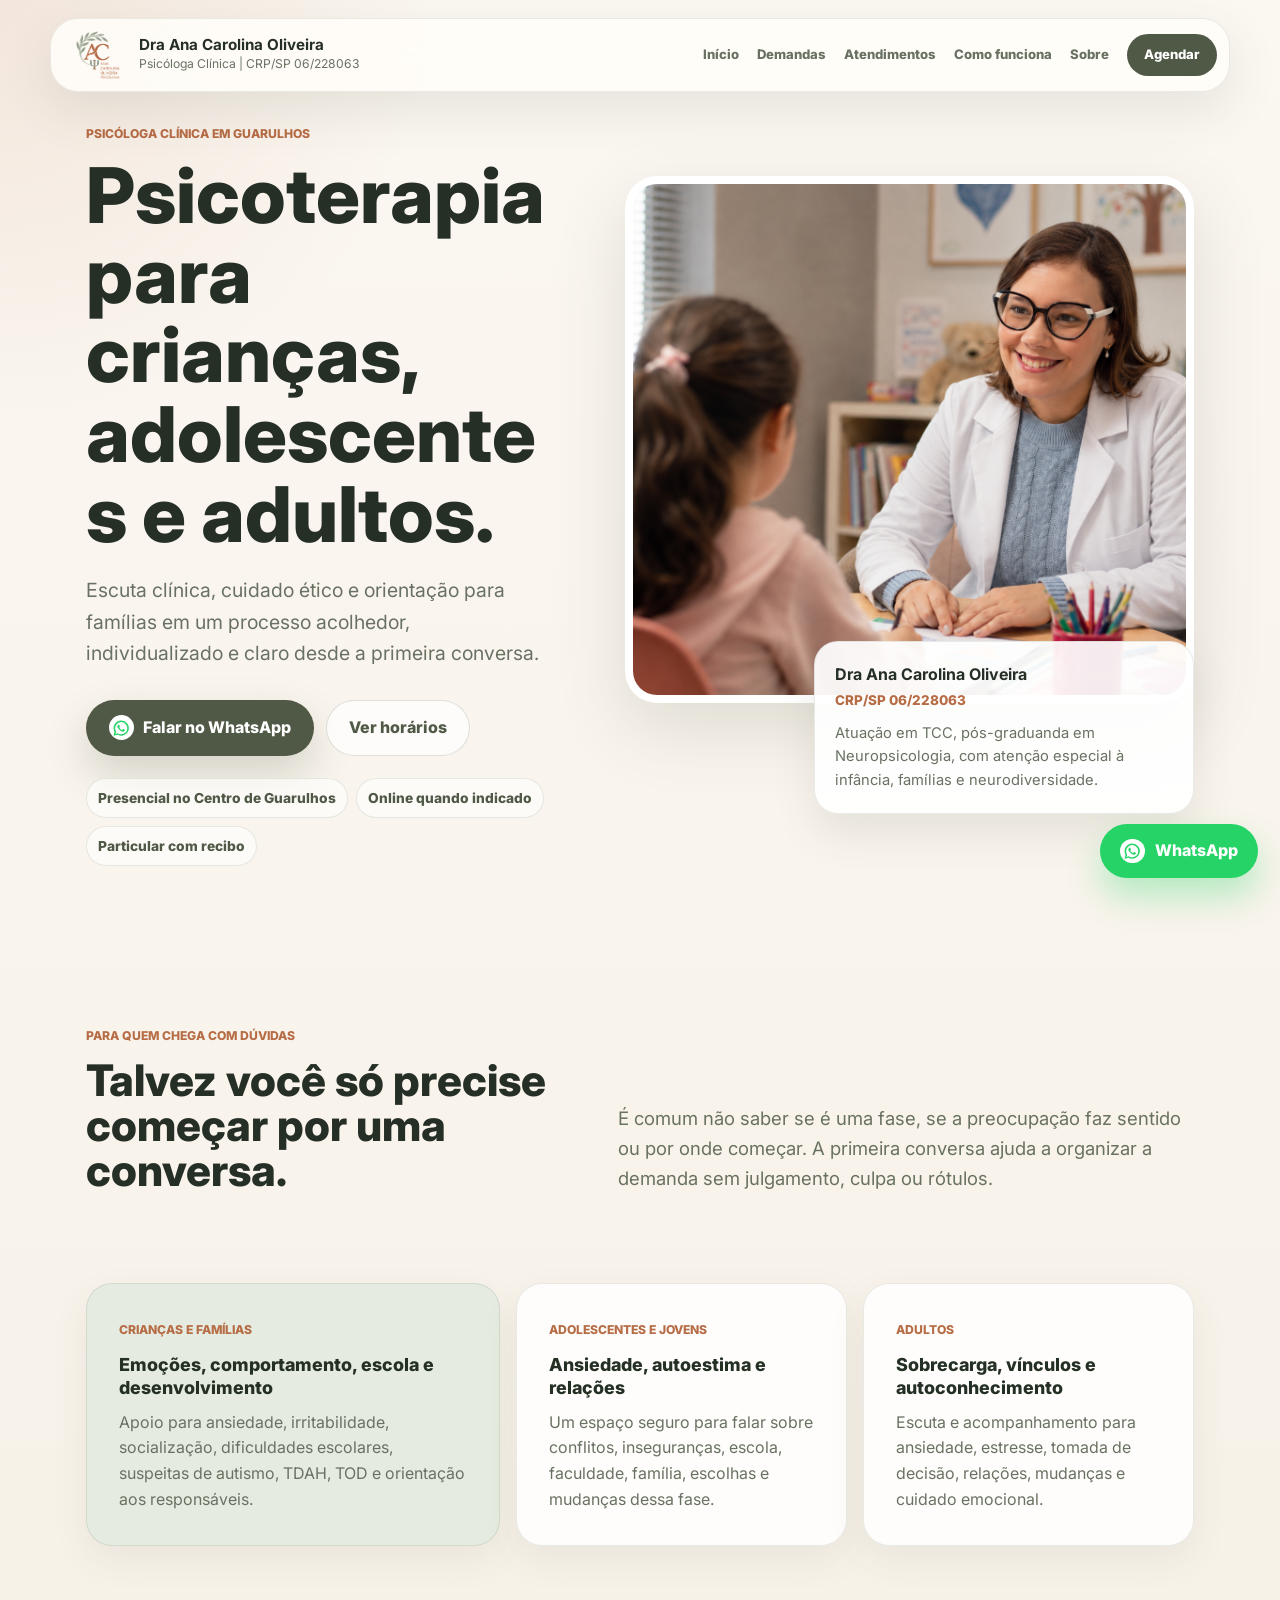
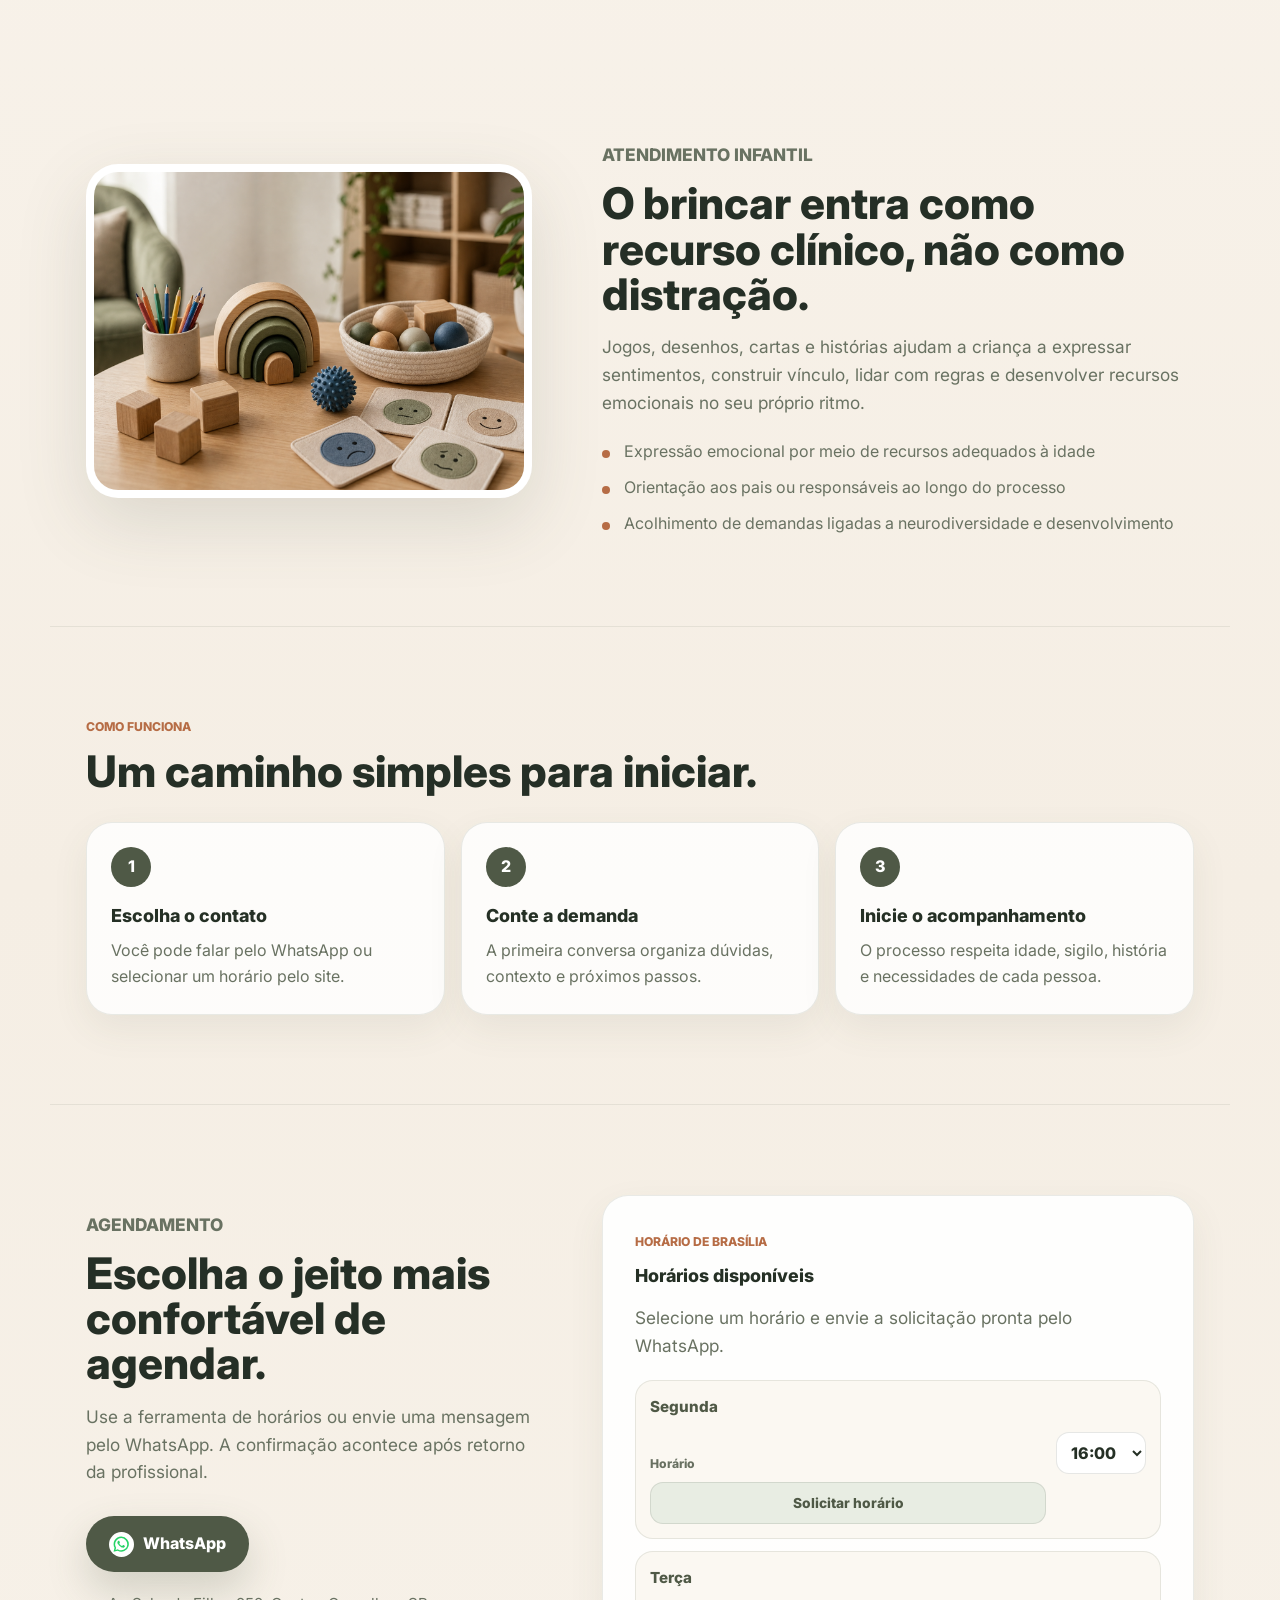
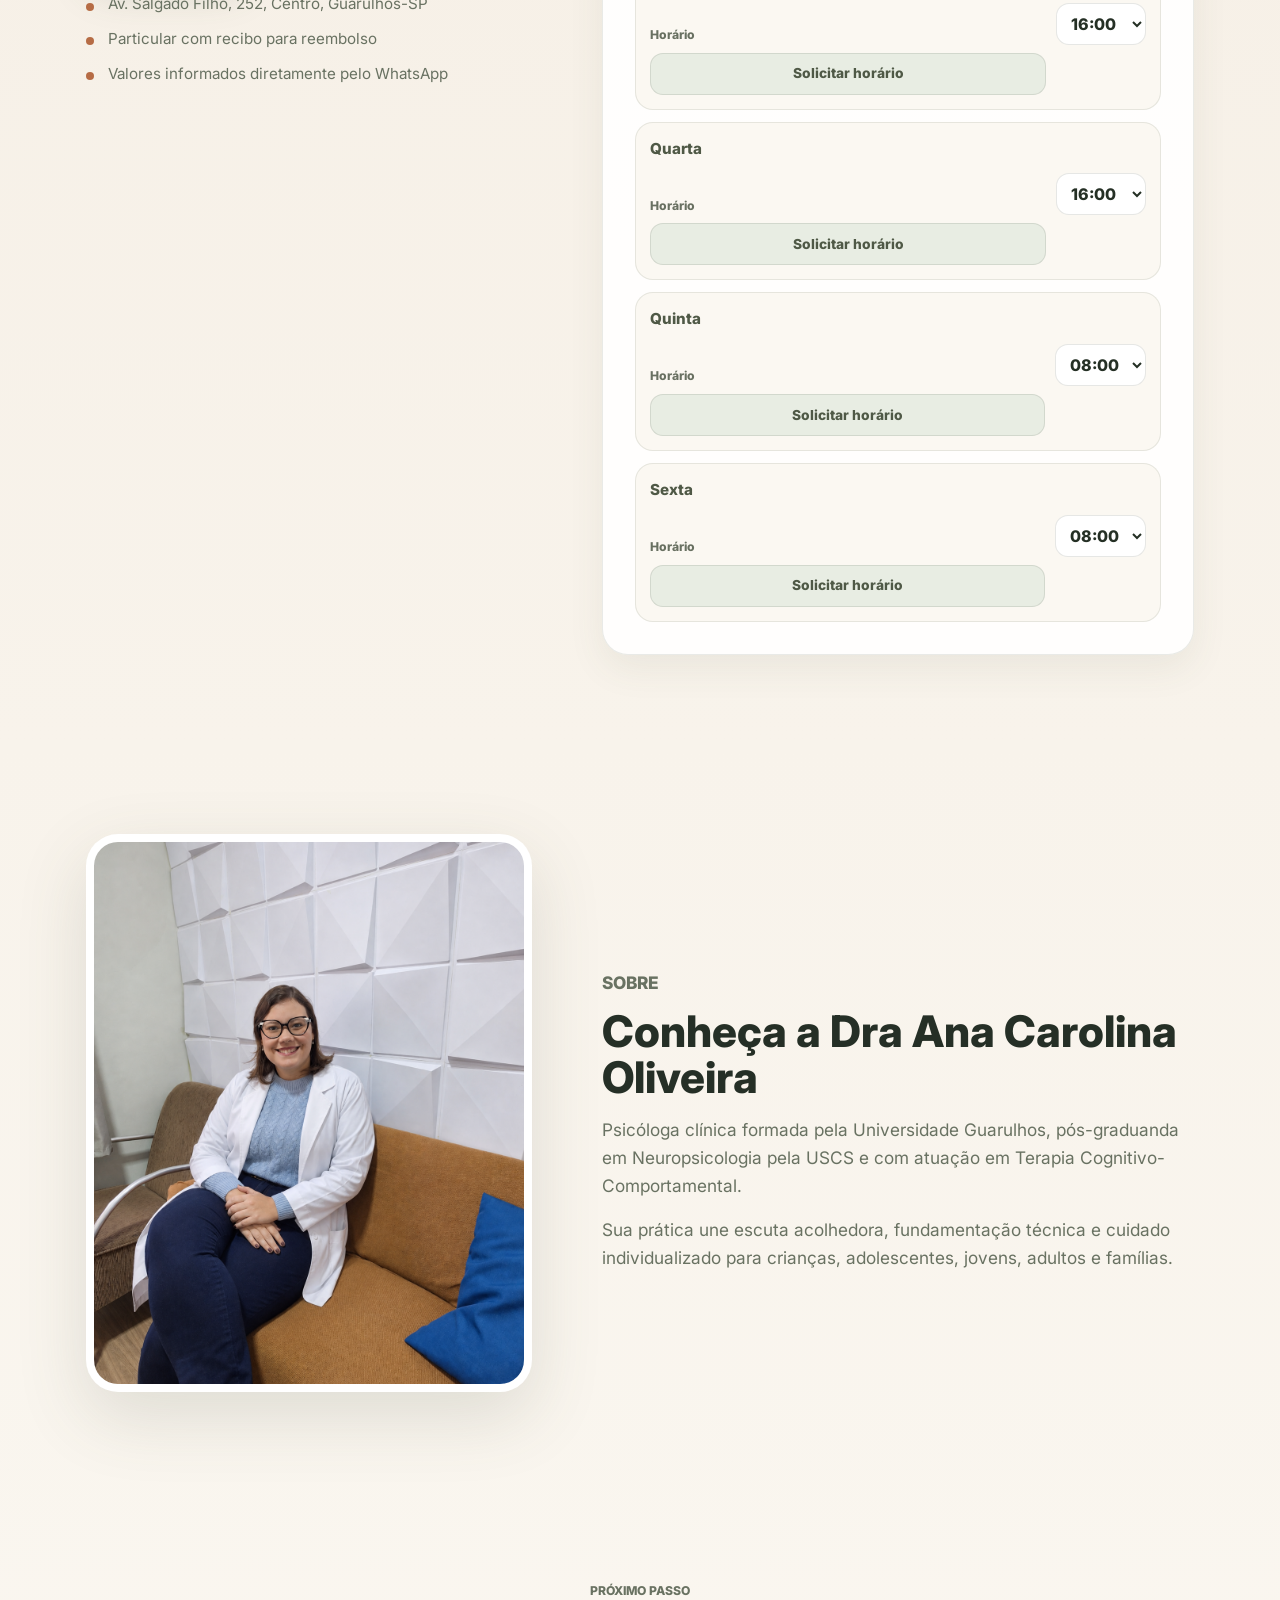
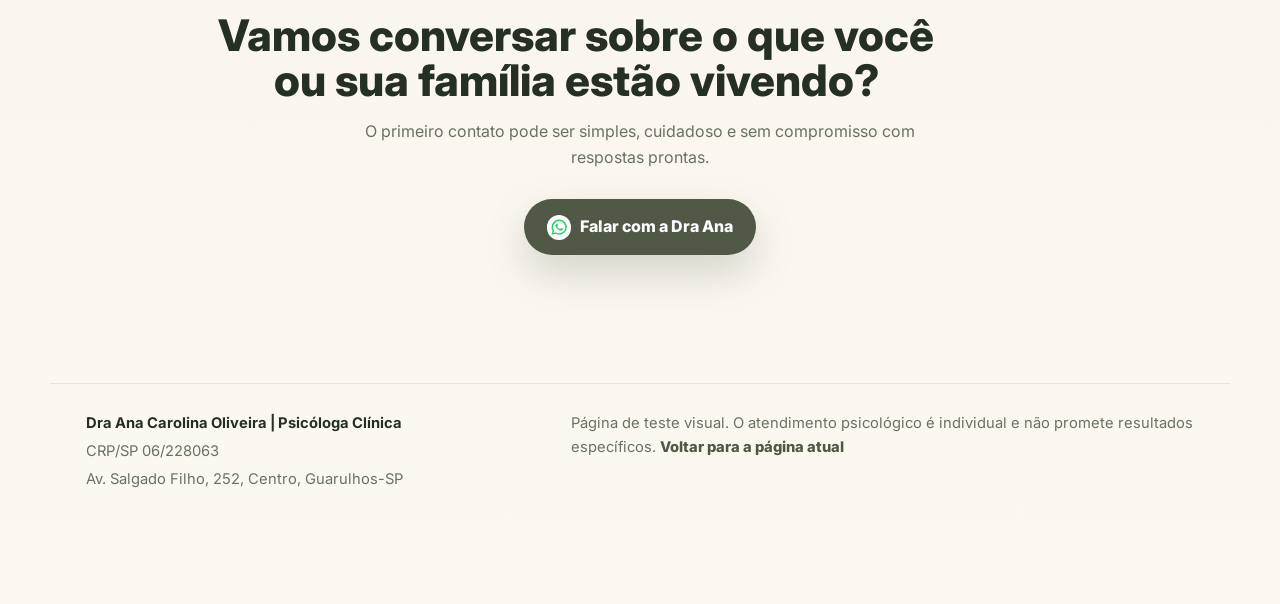
<file: teste.html>
<!doctype html>
<html lang="pt-BR">
  <head>
    <meta charset="utf-8" />
    <meta name="viewport" content="width=device-width, initial-scale=1" />
    <meta name="robots" content="noindex, nofollow" />
    <title>Teste de layout | Dra Ana Carolina Oliveira</title>
    <meta
      name="description"
      content="Página de teste para uma versão mais clara, humana e orientada à conversão do site da Dra Ana Carolina Oliveira."
    />
    <meta name="theme-color" content="#f8f3ec" />
    <link rel="preconnect" href="https://fonts.googleapis.com" />
    <link rel="preconnect" href="https://fonts.gstatic.com" crossorigin />
    <link
      href="https://fonts.googleapis.com/css2?family=Inter:wght@400;500;600;700;800&display=swap"
      rel="stylesheet"
    />
    <link rel="stylesheet" href="styles.css" />
    <link rel="stylesheet" href="teste.css" />
  </head>
  <body class="test-page">
    <a class="skip-link" href="#conteudo">Pular para o conteúdo principal</a>

    <header class="test-header" data-header>
      <a class="test-brand" href="#inicio" aria-label="Ir para o início">
        <img src="assets/logo-oficial-transparente.png" alt="Logo Ana Carolina Oliveira Psicóloga" />
        <span>
          <strong>Dra Ana Carolina Oliveira</strong>
          <small>Psicóloga Clínica | CRP/SP 06/228063</small>
        </span>
      </a>

      <button class="menu-toggle" type="button" aria-label="Abrir menu" aria-expanded="false" data-menu-toggle>
        <span></span>
        <span></span>
      </button>

      <nav class="test-nav" aria-label="Navegação da página de teste" data-nav>
        <a href="#inicio">Início</a>
        <a href="#demandas">Demandas</a>
        <a href="#atendimentos">Atendimentos</a>
        <a href="#como-funciona">Como funciona</a>
        <a href="#sobre">Sobre</a>
        <a class="test-nav-cta" href="#agendar">Agendar</a>
      </nav>
    </header>

    <main id="conteudo">
      <section class="test-hero" id="inicio" aria-labelledby="test-hero-title">
        <div class="test-hero-copy">
          <p class="test-eyebrow">Psicóloga clínica em Guarulhos</p>
          <h1 id="test-hero-title">Psicoterapia para crianças, adolescentes e adultos.</h1>
          <p>
            Escuta clínica, cuidado ético e orientação para famílias em um processo acolhedor,
            individualizado e claro desde a primeira conversa.
          </p>
          <div class="test-actions">
            <a class="test-button primary" href="https://wa.me/5511943333199" target="_blank" rel="noreferrer">
              <span class="wa-icon" aria-hidden="true">
                <svg viewBox="0 0 32 32" focusable="false">
                  <path d="M16 2.7A13.2 13.2 0 0 0 4.4 22.3L2.7 29.3l7.1-1.8A13.2 13.2 0 1 0 16 2.7Zm0 23.9c-1.9 0-3.7-.5-5.4-1.5l-.4-.2-4.1 1.1 1.1-4-.3-.4A10.5 10.5 0 0 1 5.4 16 10.6 10.6 0 1 1 16 26.6Zm5.8-8c-.3-.2-1.9-.9-2.2-1-.3-.1-.5-.2-.7.2-.2.3-.8 1-1 1.2-.2.2-.4.2-.7.1-.3-.2-1.3-.5-2.6-1.6-1-.8-1.6-1.9-1.8-2.2-.2-.3 0-.5.1-.7l.5-.6c.2-.2.2-.3.3-.5.1-.2.1-.4 0-.6-.1-.2-.7-1.7-1-2.4-.3-.6-.5-.5-.7-.6h-.6c-.2 0-.6.1-.9.4-.3.3-1.1 1.1-1.1 2.7s1.1 3.1 1.3 3.3c.2.2 2.3 3.5 5.5 4.9.8.3 1.4.5 1.8.7.8.2 1.5.2 2 .1.6-.1 1.9-.8 2.2-1.5.3-.7.3-1.4.2-1.5-.1-.2-.3-.3-.6-.4Z" />
                </svg>
              </span>
              Falar no WhatsApp
            </a>
            <a class="test-button secondary" href="#horarios">Ver horários</a>
          </div>
          <div class="test-proof" aria-label="Informações principais">
            <span>Presencial no Centro de Guarulhos</span>
            <span>Online quando indicado</span>
            <span>Particular com recibo</span>
          </div>
        </div>

        <div class="test-hero-visual">
          <figure>
            <img
              src="assets/ana-carolina-atendimento-infantil.png"
              alt="Dra Ana Carolina Oliveira em atendimento infantil com atividade de desenho"
            />
          </figure>
          <aside aria-label="Resumo profissional">
            <strong>Dra Ana Carolina Oliveira</strong>
            <span>CRP/SP 06/228063</span>
            <p>Atuação em TCC, pós-graduanda em Neuropsicologia, com atenção especial à infância, famílias e neurodiversidade.</p>
          </aside>
        </div>
      </section>

      <section class="test-section test-intro" id="demandas" aria-labelledby="intro-title">
        <div>
          <p class="test-eyebrow">Para quem chega com dúvidas</p>
          <h2 id="intro-title">Talvez você só precise começar por uma conversa.</h2>
        </div>
        <p>
          É comum não saber se é uma fase, se a preocupação faz sentido ou por onde começar.
          A primeira conversa ajuda a organizar a demanda sem julgamento, culpa ou rótulos.
        </p>
      </section>

      <section class="test-section test-cards" aria-label="Demandas acolhidas">
        <article class="featured">
          <span>Crianças e famílias</span>
          <h3>Emoções, comportamento, escola e desenvolvimento</h3>
          <p>Apoio para ansiedade, irritabilidade, socialização, dificuldades escolares, suspeitas de autismo, TDAH, TOD e orientação aos responsáveis.</p>
        </article>
        <article>
          <span>Adolescentes e jovens</span>
          <h3>Ansiedade, autoestima e relações</h3>
          <p>Um espaço seguro para falar sobre conflitos, inseguranças, escola, faculdade, família, escolhas e mudanças dessa fase.</p>
        </article>
        <article>
          <span>Adultos</span>
          <h3>Sobrecarga, vínculos e autoconhecimento</h3>
          <p>Escuta e acompanhamento para ansiedade, estresse, tomada de decisão, relações, mudanças e cuidado emocional.</p>
        </article>
      </section>

      <section class="test-section test-split" id="atendimentos" aria-labelledby="play-test-title">
        <figure>
          <img
            src="assets/recursos-ludicos-terapia.png"
            alt="Recursos lúdicos usados em psicoterapia infantil"
          />
        </figure>
        <div>
          <p class="test-eyebrow">Atendimento infantil</p>
          <h2 id="play-test-title">O brincar entra como recurso clínico, não como distração.</h2>
          <p>
            Jogos, desenhos, cartas e histórias ajudam a criança a expressar sentimentos, construir vínculo,
            lidar com regras e desenvolver recursos emocionais no seu próprio ritmo.
          </p>
          <ul class="test-checklist">
            <li>Expressão emocional por meio de recursos adequados à idade</li>
            <li>Orientação aos pais ou responsáveis ao longo do processo</li>
            <li>Acolhimento de demandas ligadas a neurodiversidade e desenvolvimento</li>
          </ul>
        </div>
      </section>

      <section class="test-section test-flow" id="como-funciona" aria-labelledby="flow-title">
        <div class="test-section-heading">
          <p class="test-eyebrow">Como funciona</p>
          <h2 id="flow-title">Um caminho simples para iniciar.</h2>
        </div>
        <div class="test-steps">
          <article>
            <span>1</span>
            <h3>Escolha o contato</h3>
            <p>Você pode falar pelo WhatsApp ou selecionar um horário pelo site.</p>
          </article>
          <article>
            <span>2</span>
            <h3>Conte a demanda</h3>
            <p>A primeira conversa organiza dúvidas, contexto e próximos passos.</p>
          </article>
          <article>
            <span>3</span>
            <h3>Inicie o acompanhamento</h3>
            <p>O processo respeita idade, sigilo, história e necessidades de cada pessoa.</p>
          </article>
        </div>
      </section>

      <section class="test-section test-schedule" id="agendar" aria-labelledby="test-schedule-title">
        <div>
          <p class="test-eyebrow">Agendamento</p>
          <h2 id="test-schedule-title">Escolha o jeito mais confortável de agendar.</h2>
          <p>
            Use a ferramenta de horários ou envie uma mensagem pelo WhatsApp. A confirmação acontece
            após retorno da profissional.
          </p>
          <div class="test-actions">
            <a class="test-button primary" href="https://wa.me/5511943333199" target="_blank" rel="noreferrer">
              <span class="wa-icon" aria-hidden="true">
                <svg viewBox="0 0 32 32" focusable="false">
                  <path d="M16 2.7A13.2 13.2 0 0 0 4.4 22.3L2.7 29.3l7.1-1.8A13.2 13.2 0 1 0 16 2.7Zm0 23.9c-1.9 0-3.7-.5-5.4-1.5l-.4-.2-4.1 1.1 1.1-4-.3-.4A10.5 10.5 0 0 1 5.4 16 10.6 10.6 0 1 1 16 26.6Zm5.8-8c-.3-.2-1.9-.9-2.2-1-.3-.1-.5-.2-.7.2-.2.3-.8 1-1 1.2-.2.2-.4.2-.7.1-.3-.2-1.3-.5-2.6-1.6-1-.8-1.6-1.9-1.8-2.2-.2-.3 0-.5.1-.7l.5-.6c.2-.2.2-.3.3-.5.1-.2.1-.4 0-.6-.1-.2-.7-1.7-1-2.4-.3-.6-.5-.5-.7-.6h-.6c-.2 0-.6.1-.9.4-.3.3-1.1 1.1-1.1 2.7s1.1 3.1 1.3 3.3c.2.2 2.3 3.5 5.5 4.9.8.3 1.4.5 1.8.7.8.2 1.5.2 2 .1.6-.1 1.9-.8 2.2-1.5.3-.7.3-1.4.2-1.5-.1-.2-.3-.3-.6-.4Z" />
                </svg>
              </span>
              WhatsApp
            </a>
          </div>
          <ul class="test-checklist compact">
            <li>Av. Salgado Filho, 252, Centro, Guarulhos-SP</li>
            <li>Particular com recibo para reembolso</li>
            <li>Valores informados diretamente pelo WhatsApp</li>
          </ul>
        </div>
        <div class="test-schedule-card" id="horarios">
          <span>Horário de Brasília</span>
          <h3>Horários disponíveis</h3>
          <p>Selecione um horário e envie a solicitação pronta pelo WhatsApp.</p>
          <div class="schedule-grid" data-schedule-grid></div>
        </div>
      </section>

      <section class="test-section test-about" id="sobre" aria-labelledby="test-about-title">
        <figure>
          <img
            src="assets/ana-carolina-sofa-jaleco.png"
            alt="Dra Ana Carolina Oliveira sentada em consultório usando jaleco"
          />
        </figure>
        <div>
          <p class="test-eyebrow">Sobre</p>
          <h2 id="test-about-title">Conheça a Dra Ana Carolina Oliveira</h2>
          <p>
            Psicóloga clínica formada pela Universidade Guarulhos, pós-graduanda em Neuropsicologia
            pela USCS e com atuação em Terapia Cognitivo-Comportamental.
          </p>
          <p>
            Sua prática une escuta acolhedora, fundamentação técnica e cuidado individualizado para
            crianças, adolescentes, jovens, adultos e famílias.
          </p>
        </div>
      </section>

      <section class="test-final" aria-labelledby="test-final-title">
        <p class="test-eyebrow">Próximo passo</p>
        <h2 id="test-final-title">Vamos conversar sobre o que você ou sua família estão vivendo?</h2>
        <p>O primeiro contato pode ser simples, cuidadoso e sem compromisso com respostas prontas.</p>
        <a class="test-button primary" href="https://wa.me/5511943333199" target="_blank" rel="noreferrer">
          <span class="wa-icon" aria-hidden="true">
            <svg viewBox="0 0 32 32" focusable="false">
              <path d="M16 2.7A13.2 13.2 0 0 0 4.4 22.3L2.7 29.3l7.1-1.8A13.2 13.2 0 1 0 16 2.7Zm0 23.9c-1.9 0-3.7-.5-5.4-1.5l-.4-.2-4.1 1.1 1.1-4-.3-.4A10.5 10.5 0 0 1 5.4 16 10.6 10.6 0 1 1 16 26.6Zm5.8-8c-.3-.2-1.9-.9-2.2-1-.3-.1-.5-.2-.7.2-.2.3-.8 1-1 1.2-.2.2-.4.2-.7.1-.3-.2-1.3-.5-2.6-1.6-1-.8-1.6-1.9-1.8-2.2-.2-.3 0-.5.1-.7l.5-.6c.2-.2.2-.3.3-.5.1-.2.1-.4 0-.6-.1-.2-.7-1.7-1-2.4-.3-.6-.5-.5-.7-.6h-.6c-.2 0-.6.1-.9.4-.3.3-1.1 1.1-1.1 2.7s1.1 3.1 1.3 3.3c.2.2 2.3 3.5 5.5 4.9.8.3 1.4.5 1.8.7.8.2 1.5.2 2 .1.6-.1 1.9-.8 2.2-1.5.3-.7.3-1.4.2-1.5-.1-.2-.3-.3-.6-.4Z" />
            </svg>
          </span>
          Falar com a Dra Ana
        </a>
      </section>
    </main>

    <a
      class="floating-whatsapp"
      href="https://wa.me/5511943333199"
      target="_blank"
      rel="noreferrer"
      aria-label="Agendar pelo WhatsApp"
    >
      <span class="wa-icon" aria-hidden="true">
        <svg viewBox="0 0 32 32" focusable="false">
          <path d="M16 2.7A13.2 13.2 0 0 0 4.4 22.3L2.7 29.3l7.1-1.8A13.2 13.2 0 1 0 16 2.7Zm0 23.9c-1.9 0-3.7-.5-5.4-1.5l-.4-.2-4.1 1.1 1.1-4-.3-.4A10.5 10.5 0 0 1 5.4 16 10.6 10.6 0 1 1 16 26.6Zm5.8-8c-.3-.2-1.9-.9-2.2-1-.3-.1-.5-.2-.7.2-.2.3-.8 1-1 1.2-.2.2-.4.2-.7.1-.3-.2-1.3-.5-2.6-1.6-1-.8-1.6-1.9-1.8-2.2-.2-.3 0-.5.1-.7l.5-.6c.2-.2.2-.3.3-.5.1-.2.1-.4 0-.6-.1-.2-.7-1.7-1-2.4-.3-.6-.5-.5-.7-.6h-.6c-.2 0-.6.1-.9.4-.3.3-1.1 1.1-1.1 2.7s1.1 3.1 1.3 3.3c.2.2 2.3 3.5 5.5 4.9.8.3 1.4.5 1.8.7.8.2 1.5.2 2 .1.6-.1 1.9-.8 2.2-1.5.3-.7.3-1.4.2-1.5-.1-.2-.3-.3-.6-.4Z" />
        </svg>
      </span>
      WhatsApp
    </a>

    <footer class="test-footer">
      <div>
        <strong>Dra Ana Carolina Oliveira | Psicóloga Clínica</strong>
        <span>CRP/SP 06/228063</span>
        <span>Av. Salgado Filho, 252, Centro, Guarulhos-SP</span>
      </div>
      <p>
        Página de teste visual. O atendimento psicológico é individual e não promete resultados específicos.
        <a href="index.html">Voltar para a página atual</a>
      </p>
    </footer>

    <script src="script.js"></script>
  </body>
</html>
</file>
<file: styles.css>
:root {
  --white: #ffffff;
  --cream: #fbf8f2;
  --paper: #fffdf9;
  --green-pale: #e8ede3;
  --green-light: #cdd6c6;
  --sage: #969f8f;
  --sage-deep: #4f5946;
  --terracotta: #b66c45;
  --ink: #253025;
  --muted: #687061;
  --line: #e2dbd0;
  --shadow: 0 14px 36px rgba(79, 89, 70, 0.1);
  --soft-shadow: 0 8px 22px rgba(79, 89, 70, 0.07);
  --radius: 18px;
  --max: 1160px;
  --focus: #b66c45;
}

* {
  box-sizing: border-box;
}

html {
  scroll-behavior: smooth;
  scroll-padding-top: 110px;
  overflow-x: hidden;
}

body {
  margin: 0;
  background: var(--cream);
  color: var(--ink);
  font-family: Inter, system-ui, -apple-system, BlinkMacSystemFont, "Segoe UI", sans-serif;
  line-height: 1.62;
  overflow-x: hidden;
  text-rendering: optimizeLegibility;
  -webkit-font-smoothing: antialiased;
  -webkit-text-size-adjust: 100%;
}

body.menu-open {
  overflow: hidden;
}

a {
  color: inherit;
  text-decoration: none;
}

button,
select {
  font: inherit;
}

img {
  display: block;
  max-width: 100%;
}

h1,
h2,
h3,
p {
  overflow-wrap: break-word;
}

h1,
h2 {
  margin: 0;
  font-family: Inter, system-ui, -apple-system, BlinkMacSystemFont, "Segoe UI", sans-serif;
  line-height: 1.08;
  letter-spacing: 0;
}

h1 {
  max-width: 720px;
  font-size: clamp(2.55rem, 5.4vw, 4.8rem);
  font-weight: 800;
}

h2 {
  max-width: 820px;
  font-size: clamp(1.85rem, 3.3vw, 3.05rem);
  font-weight: 800;
}

h3 {
  margin: 0;
  font-size: clamp(1.02rem, 1.4vw, 1.16rem);
  line-height: 1.28;
  font-weight: 800;
}

p {
  margin: 0;
}

:focus-visible {
  outline: 3px solid var(--focus);
  outline-offset: 4px;
}

.skip-link {
  position: fixed;
  z-index: 100;
  top: 12px;
  left: 12px;
  padding: 12px 16px;
  border-radius: 999px;
  color: var(--white);
  background: var(--sage-deep);
  font-weight: 800;
  transform: translateY(-150%);
  transition: transform 0.2s ease;
}

.skip-link:focus {
  transform: translateY(0);
}

.site-header {
  position: fixed;
  z-index: 40;
  top: 18px;
  left: 50%;
  display: flex;
  align-items: center;
  justify-content: space-between;
  width: min(calc(100% - 32px), 1240px);
  min-height: 72px;
  padding: 10px 14px 10px 18px;
  border: 1px solid rgba(226, 219, 208, 0.86);
  border-radius: 999px;
  background: rgba(255, 255, 255, 0.94);
  box-shadow: 0 10px 30px rgba(79, 89, 70, 0.1);
  backdrop-filter: blur(18px);
  transform: translateX(-50%);
  transition: box-shadow 0.2s ease, background 0.2s ease;
}

.site-header.is-scrolled {
  background: rgba(255, 255, 255, 0.98);
  box-shadow: 0 8px 24px rgba(79, 89, 70, 0.11);
}

.brand {
  display: inline-flex;
  align-items: center;
  gap: 12px;
  min-width: 0;
}

.brand-logo {
  flex: 0 0 auto;
  width: 62px;
  height: 50px;
  object-fit: contain;
}

.brand-copy {
  display: grid;
  min-width: 0;
}

.brand-copy strong {
  font-size: 0.96rem;
  line-height: 1.2;
  white-space: nowrap;
}

.brand-copy small {
  color: var(--muted);
  font-size: 0.76rem;
  white-space: nowrap;
}

.nav {
  display: flex;
  align-items: center;
  gap: clamp(10px, 1.4vw, 18px);
  color: var(--muted);
  font-size: 0.82rem;
  font-weight: 750;
}

.nav a:hover {
  color: var(--sage-deep);
}

.nav-action {
  display: inline-flex;
  align-items: center;
  justify-content: center;
  min-height: 42px;
  padding: 10px 17px;
  border-radius: 999px;
  color: var(--white) !important;
  background: var(--sage-deep);
}

.menu-toggle {
  display: none;
  width: 46px;
  height: 46px;
  border: 0;
  border-radius: 50%;
  background: var(--green-pale);
}

.menu-toggle span {
  display: block;
  width: 20px;
  height: 2px;
  margin: 5px auto;
  border-radius: 999px;
  background: var(--sage-deep);
}

.hero {
  display: grid;
  grid-template-columns: minmax(0, 1.02fr) minmax(300px, 430px);
  gap: clamp(32px, 6vw, 74px);
  align-items: center;
  width: min(100%, var(--max));
  min-height: 100svh;
  margin: 0 auto;
  padding: 126px clamp(18px, 5vw, 34px) 72px;
}

.eyebrow {
  margin-bottom: 12px;
  color: var(--terracotta);
  font-size: 0.78rem;
  font-weight: 800;
  text-transform: uppercase;
}

.professional-line {
  display: inline-flex;
  margin-bottom: 18px;
  padding: 8px 12px;
  border: 1px solid rgba(79, 89, 70, 0.14);
  border-radius: 999px;
  color: var(--sage-deep);
  background: rgba(255, 255, 255, 0.7);
  font-size: 0.84rem;
  font-weight: 800;
}

.hero-subtitle {
  max-width: 650px;
  margin-top: 20px;
  color: var(--muted);
  font-size: clamp(1rem, 1.45vw, 1.16rem);
}

.trust-line {
  margin-top: 16px;
  color: var(--sage-deep);
  font-weight: 800;
}

.hero-actions,
.schedule-actions {
  display: flex;
  flex-wrap: wrap;
  gap: 12px;
  margin-top: 30px;
}

.button {
  display: inline-flex;
  align-items: center;
  justify-content: center;
  gap: 9px;
  min-height: 52px;
  padding: 14px 22px;
  border: 1px solid transparent;
  border-radius: 999px;
  font-weight: 800;
  text-align: center;
  transition: transform 0.18s ease, box-shadow 0.18s ease, background 0.18s ease;
}

.wa-icon {
  display: inline-grid;
  place-items: center;
  flex: 0 0 auto;
  width: 1.55em;
  height: 1.55em;
  border-radius: 50%;
  background: var(--white);
  line-height: 0;
}

.wa-icon svg {
  width: 1.15em;
  height: 1.15em;
  fill: #25d366;
}

.button:hover {
  transform: translateY(-1px);
}

.button.primary {
  color: var(--white);
  background: var(--sage-deep);
  box-shadow: 0 16px 34px rgba(79, 89, 70, 0.22);
}

.button.ghost {
  color: var(--sage-deep);
  border-color: rgba(79, 89, 70, 0.18);
  background: rgba(255, 255, 255, 0.68);
}

.hero-info {
  display: flex;
  flex-wrap: wrap;
  gap: 10px;
  margin-top: 22px;
  color: var(--muted);
  font-size: 0.92rem;
}

.hero-info span {
  padding-right: 12px;
  border-right: 1px solid var(--line);
}

.hero-info span:last-child {
  border-right: 0;
}

.hero-photo,
.about-photo,
.play-image {
  margin: 0;
  border: 8px solid rgba(255, 255, 255, 0.82);
  border-radius: calc(var(--radius) + 10px);
  background: var(--white);
  box-shadow: var(--shadow);
  overflow: hidden;
}

.hero-photo {
  aspect-ratio: 4 / 5;
}

.about-photo {
  aspect-ratio: 4 / 5;
}

.play-image {
  aspect-ratio: 4 / 3;
}

.hero-photo img {
  width: 100%;
  height: 100%;
  object-fit: cover;
  object-position: 58% 28%;
}

.section {
  padding: clamp(68px, 8vw, 104px) clamp(18px, 5vw, 72px);
}

.section > * {
  width: min(100%, var(--max));
  margin-right: auto;
  margin-left: auto;
}

.section-heading {
  max-width: 720px;
  margin-bottom: 30px;
}

.section-heading.center {
  text-align: center;
}

.section-heading > p:not(.eyebrow) {
  margin-top: 16px;
  color: var(--muted);
  font-size: clamp(1rem, 1.3vw, 1.08rem);
}

.support,
.signs,
.emotional-safety,
.process,
.faq {
  background: var(--paper);
}

.audience-grid,
.service-grid,
.safety-grid {
  display: grid;
  grid-template-columns: repeat(3, minmax(0, 1fr));
  gap: 14px;
}

.audience-card,
.service-card,
.neuro-grid article,
.mini-grid article,
.safety-grid article,
.timeline article {
  border: 1px solid rgba(79, 89, 70, 0.12);
  border-radius: var(--radius);
  background: rgba(255, 255, 255, 0.82);
  box-shadow: var(--soft-shadow);
}

.audience-card,
.service-card,
.safety-grid article {
  padding: clamp(20px, 2.4vw, 26px);
}

.audience-card.featured,
.service-card.featured {
  background: var(--green-pale);
}

.soft-icon {
  display: inline-grid;
  place-items: center;
  width: 34px;
  height: 34px;
  margin-bottom: 16px;
  border-radius: 50%;
  color: var(--white);
  background: var(--terracotta);
  font-size: 1.4rem;
  line-height: 1;
}

.audience-card ul,
.authority-list,
.appointment-info {
  display: grid;
  gap: 8px;
  margin: 16px 0 0;
  padding: 0;
  color: var(--muted);
  list-style: none;
}

.audience-card li,
.authority-list li,
.appointment-info li {
  position: relative;
  padding-left: 16px;
}

.audience-card li::before,
.authority-list li::before,
.appointment-info li::before {
  content: "";
  position: absolute;
  top: 0.72em;
  left: 0;
  width: 5px;
  height: 5px;
  border-radius: 50%;
  background: var(--terracotta);
}

.timeline {
  display: grid;
  grid-template-columns: repeat(4, minmax(0, 1fr));
  gap: 12px;
}

.timeline article {
  position: relative;
  padding: clamp(20px, 2.2vw, 24px);
}

.timeline span {
  display: grid;
  place-items: center;
  width: 38px;
  height: 38px;
  margin-bottom: 18px;
  border-radius: 50%;
  color: var(--white);
  background: var(--sage-deep);
  font-weight: 800;
}

.timeline p,
.service-card p,
.mini-grid p,
.neuro-grid p,
.safety-grid p,
.about-copy p {
  margin-top: 10px;
  color: var(--muted);
}

.service-card a {
  display: inline-flex;
  color: var(--sage-deep);
  font-weight: 800;
}

.service-card > a {
  margin-top: 18px;
}

.card-actions {
  display: grid;
  gap: 8px;
  margin-top: 18px;
}

.card-actions a {
  margin-top: 0;
}

.card-actions a + a {
  color: var(--terracotta);
  font-size: 0.94rem;
}

.play-care,
.about,
.schedule-section {
  display: grid;
  grid-template-columns: minmax(280px, 0.86fr) minmax(320px, 1.14fr);
  gap: clamp(28px, 5.4vw, 68px);
  align-items: center;
}

.play-care {
  background: linear-gradient(180deg, var(--cream), var(--paper));
}

.play-image img {
  width: 100%;
  height: 100%;
  object-fit: cover;
  object-position: 58% 50%;
}

.play-copy > p:not(.eyebrow) {
  margin-top: 16px;
  color: var(--muted);
}

.mini-grid,
.neuro-grid {
  display: grid;
  gap: 14px;
}

.mini-grid {
  grid-template-columns: repeat(3, minmax(0, 1fr));
  margin-top: 24px;
}

.mini-grid article,
.neuro-grid article {
  padding: clamp(18px, 2.1vw, 22px);
}

.neuro {
  background: var(--green-pale);
}

.infinity-icon {
  display: inline-flex;
  justify-content: center;
  align-items: center;
  width: 44px;
  height: 30px;
  margin-bottom: 8px;
  color: var(--terracotta);
  font-size: 2rem;
  font-weight: 800;
}

.neuro-grid {
  grid-template-columns: repeat(2, minmax(0, 1fr));
}

.about {
  background: var(--cream);
}

.about-photo img {
  width: 100%;
  height: 100%;
  min-height: 0;
  object-fit: cover;
  object-position: 48% 30%;
}

.about-lead {
  color: var(--sage-deep) !important;
  font-weight: 800;
}

.schedule-section {
  background: linear-gradient(180deg, var(--green-pale), var(--paper));
}

.schedule-copy > p:not(.eyebrow) {
  margin-top: 16px;
  color: var(--muted);
  font-size: clamp(1rem, 1.3vw, 1.08rem);
}

.appointment-info {
  margin-top: 24px;
}

.schedule-board {
  padding: clamp(22px, 3vw, 30px);
  border: 1px solid rgba(79, 89, 70, 0.13);
  border-radius: calc(var(--radius) + 8px);
  background: rgba(255, 255, 255, 0.9);
  box-shadow: var(--shadow);
}

.schedule-board-header {
  display: flex;
  align-items: flex-start;
  justify-content: space-between;
  gap: 16px;
  margin-bottom: 14px;
}

.mini-label {
  display: inline-flex;
  margin-bottom: 8px;
  color: var(--terracotta);
  font-size: 0.76rem;
  font-weight: 800;
  text-transform: uppercase;
}

.schedule-hint,
.schedule-empty {
  color: var(--muted);
  font-size: 0.94rem;
}

.schedule-grid {
  display: grid;
  grid-template-columns: 1fr;
  gap: 12px;
  margin-top: 22px;
}

.schedule-day {
  display: grid;
  grid-template-columns: minmax(0, 1fr) auto;
  gap: 8px 10px;
  align-items: end;
  padding: 14px;
  border: 1px solid rgba(79, 89, 70, 0.12);
  border-radius: 18px;
  background: var(--cream);
}

.schedule-day-title {
  grid-column: 1 / -1;
  color: var(--sage-deep);
  font-size: 0.95rem;
  font-weight: 800;
}

.schedule-select-label {
  color: var(--muted);
  font-size: 0.76rem;
  font-weight: 800;
}

.schedule-select {
  width: 100%;
  min-height: 42px;
  margin-top: 4px;
  padding: 8px 10px;
  border: 1px solid rgba(79, 89, 70, 0.14);
  border-radius: 13px;
  color: var(--ink);
  background: var(--white);
  font-weight: 800;
}

.slot-button,
.slot-unavailable {
  display: inline-flex;
  align-items: center;
  justify-content: center;
  min-height: 42px;
  padding: 0 12px;
  border: 1px solid rgba(79, 89, 70, 0.14);
  border-radius: 13px;
  font-size: 0.86rem;
  font-weight: 800;
}

.slot-button {
  color: var(--sage-deep);
  background: var(--green-pale);
}

.slot-unavailable {
  grid-column: 1 / -1;
  color: var(--muted);
  background: rgba(255, 255, 255, 0.58);
}

.faq-list {
  display: grid;
  gap: 12px;
  max-width: 900px;
}

.faq-item {
  border: 1px solid var(--line);
  border-radius: 18px;
  background: var(--cream);
  overflow: hidden;
}

.faq-question {
  position: relative;
  width: 100%;
  padding: 21px 58px 21px 24px;
  border: 0;
  color: var(--ink);
  background: transparent;
  cursor: pointer;
  font-weight: 800;
  text-align: left;
}

.faq-question::after {
  content: "+";
  position: absolute;
  top: 50%;
  right: 24px;
  color: var(--sage-deep);
  font-size: 1.35rem;
  transform: translateY(-50%);
}

.faq-item.is-open .faq-question::after {
  content: "-";
}

.faq-answer {
  padding: 0 24px 24px;
  color: var(--muted);
}

.faq-answer[hidden] {
  display: none;
}

.final-cta {
  background: linear-gradient(180deg, var(--paper), var(--green-pale));
}

.final-cta-inner {
  max-width: 880px;
  padding: clamp(28px, 5vw, 54px);
  border: 1px solid rgba(79, 89, 70, 0.14);
  border-radius: calc(var(--radius) + 10px);
  background: rgba(255, 255, 255, 0.84);
  box-shadow: var(--shadow);
  text-align: center;
}

.final-cta-inner p:not(.eyebrow) {
  max-width: 660px;
  margin: 16px auto 0;
  color: var(--muted);
  font-size: clamp(1rem, 1.3vw, 1.08rem);
}

.final-cta-inner .button {
  margin-top: 28px;
}

.final-cta-inner .button + .button {
  margin-left: 10px;
}

.floating-whatsapp {
  position: fixed;
  z-index: 50;
  right: 22px;
  bottom: 22px;
  display: inline-flex;
  align-items: center;
  justify-content: center;
  gap: 10px;
  min-height: 54px;
  padding: 14px 20px;
  border-radius: 999px;
  color: var(--white);
  background: #25d366;
  box-shadow: 0 18px 34px rgba(37, 211, 102, 0.32);
  font-weight: 800;
}

.floating-whatsapp .wa-icon {
  font-size: 1rem;
}

.footer {
  display: grid;
  grid-template-columns: minmax(260px, 0.8fr) minmax(280px, 1.2fr);
  gap: 24px;
  padding: 34px clamp(18px, 5vw, 72px);
  color: var(--muted);
  background: var(--cream);
  border-top: 1px solid var(--line);
  font-size: 0.92rem;
}

.footer div {
  display: grid;
  gap: 4px;
}

.footer strong {
  color: var(--ink);
}

.admin-page {
  background: linear-gradient(180deg, var(--green-pale), var(--cream));
}

.admin-screen {
  display: grid;
  place-items: center;
  min-height: 100vh;
  padding: 32px 18px;
}

.admin-panel {
  width: min(100%, 980px);
  padding: clamp(26px, 5vw, 46px);
  border: 1px solid rgba(79, 89, 70, 0.14);
  border-radius: calc(var(--radius) + 10px);
  background: rgba(255, 255, 255, 0.9);
  box-shadow: var(--shadow);
}

.admin-panel > img {
  width: 170px;
  height: auto;
  margin-bottom: 22px;
}

.admin-panel h1 {
  font-size: clamp(2rem, 4vw, 3.2rem);
}

.admin-panel p {
  max-width: 680px;
  margin-top: 12px;
  color: var(--muted);
}

.admin-panel label:not(.admin-slot) {
  display: grid;
  gap: 8px;
  max-width: 360px;
  margin: 24px 0 14px;
  color: var(--ink);
  font-weight: 800;
}

.admin-panel input[type="password"] {
  min-height: 48px;
  padding: 10px 14px;
  border: 1px solid var(--line);
  border-radius: 14px;
  color: var(--ink);
}

.admin-grid {
  display: grid;
  grid-template-columns: repeat(5, minmax(0, 1fr));
  gap: 12px;
  margin-top: 24px;
}

.admin-day {
  display: grid;
  gap: 8px;
  align-content: start;
  padding: 12px;
  border: 1px solid var(--line);
  border-radius: 18px;
  background: var(--cream);
}

.admin-day strong {
  color: var(--sage-deep);
  text-align: center;
}

.admin-slot {
  display: flex;
  align-items: center;
  justify-content: center;
  min-height: 34px;
  border: 1px solid rgba(79, 89, 70, 0.12);
  border-radius: 12px;
  color: var(--muted);
  background: var(--white);
  cursor: pointer;
  font-size: 0.84rem;
  font-weight: 800;
}

.admin-slot input {
  position: absolute;
  opacity: 0;
  pointer-events: none;
}

.admin-slot:has(input:checked) {
  color: var(--white);
  background: var(--sage-deep);
}

.admin-actions {
  display: flex;
  flex-wrap: wrap;
  gap: 10px;
  margin-top: 22px;
}

.admin-error,
.admin-saved {
  color: var(--terracotta) !important;
  font-weight: 800;
}

.admin-back {
  display: inline-flex;
  margin-top: 20px;
  color: var(--sage-deep);
  font-weight: 800;
}

@media (max-width: 1080px) {
  .brand-copy small {
    display: none;
  }

  .nav {
    gap: 12px;
    font-size: 0.78rem;
  }

  .timeline,
  .admin-grid {
    grid-template-columns: repeat(2, minmax(0, 1fr));
  }

  .hero {
    grid-template-columns: minmax(0, 1fr) minmax(280px, 380px);
  }
}

@media (max-width: 980px) {
  .site-header {
    top: 12px;
    width: min(calc(100% - 24px), 760px);
    min-height: 66px;
    padding: 10px 10px 10px 14px;
    border-radius: 28px;
  }

  .menu-toggle {
    display: block;
  }

  .nav {
    position: fixed;
    top: 84px;
    left: 12px;
    right: 12px;
    display: none;
    flex-direction: column;
    align-items: stretch;
    padding: 14px;
    border: 1px solid var(--line);
    border-radius: 22px;
    background: rgba(255, 255, 255, 0.98);
    box-shadow: var(--shadow);
    font-size: 0.98rem;
  }

  .nav.is-open {
    display: flex;
  }

  .nav a {
    padding: 10px 12px;
    border-radius: 14px;
  }

  .hero,
  .play-care,
  .about,
  .schedule-section,
  .footer {
    grid-template-columns: 1fr;
  }

  .hero {
    min-height: auto;
    padding-top: 114px;
    padding-bottom: 58px;
  }

  .audience-grid,
  .service-grid,
  .mini-grid,
  .safety-grid {
    grid-template-columns: 1fr;
  }

  .hero-copy {
    max-width: 680px;
  }

  .hero-photo {
    width: min(100%, 390px);
    justify-self: center;
  }
}

@media (max-width: 620px) {
  html {
    scroll-padding-top: 96px;
  }

  body {
    padding-bottom: 76px;
  }

  .brand-logo {
    width: 46px;
    height: 38px;
  }

  .brand-copy strong {
    max-width: 172px;
    white-space: normal;
    font-size: 0.9rem;
  }

  h1 {
    font-size: clamp(2.06rem, 10.4vw, 2.58rem);
    line-height: 1.09;
  }

  h2 {
    font-size: clamp(1.72rem, 7.2vw, 2rem);
    line-height: 1.12;
  }

  .hero {
    padding: 108px 16px 52px;
    gap: 26px;
  }

  .section {
    padding: 58px 16px;
  }

  .section-heading {
    margin-bottom: 24px;
  }

  .eyebrow {
    margin-bottom: 10px;
    font-size: 0.74rem;
  }

  .professional-line {
    border-radius: 16px;
    font-size: 0.8rem;
  }

  .hero-subtitle,
  .section-heading > p:not(.eyebrow),
  .schedule-copy > p:not(.eyebrow) {
    font-size: 1rem;
    line-height: 1.58;
  }

  .hero-actions,
  .schedule-actions {
    gap: 10px;
    margin-top: 24px;
  }

  .button,
  .floating-whatsapp {
    width: 100%;
  }

  .floating-whatsapp {
    right: 14px;
    bottom: 14px;
    width: calc(100% - 28px);
    min-height: 50px;
    padding: 12px 16px;
  }

  .timeline,
  .neuro-grid,
  .schedule-grid,
  .admin-grid {
    grid-template-columns: 1fr;
  }

  .footer {
    padding-bottom: 92px;
  }

  .audience-card,
  .service-card,
  .safety-grid article,
  .timeline article,
  .mini-grid article,
  .neuro-grid article,
  .schedule-board {
    padding: 20px;
  }

  .final-cta-inner {
    padding: 26px 20px;
    text-align: left;
  }

  .final-cta-inner .button + .button {
    margin-left: 0;
  }

  .hero-info {
    display: grid;
    gap: 7px;
    font-size: 0.9rem;
  }

  .hero-info span {
    padding-right: 0;
    border-right: 0;
  }

  .hero-photo,
  .about-photo,
  .play-image {
    border-width: 6px;
    border-radius: 22px;
  }

  .play-care,
  .about,
  .schedule-section {
    gap: 24px;
  }

  .schedule-board-header {
    display: block;
  }

  .schedule-day {
    grid-template-columns: 1fr;
  }

  .slot-button,
  .slot-unavailable {
    width: 100%;
  }

  .footer {
    gap: 18px;
    font-size: 0.88rem;
  }

}

@media (max-width: 380px) {
  .brand-copy strong {
    max-width: 142px;
    font-size: 0.84rem;
  }

  .site-header {
    width: calc(100% - 18px);
    padding-left: 10px;
  }

  .button {
    padding-right: 14px;
    padding-left: 14px;
  }
}

@media (prefers-reduced-motion: reduce) {
  *,
  *::before,
  *::after {
    scroll-behavior: auto !important;
    transition-duration: 0.01ms !important;
    animation-duration: 0.01ms !important;
    animation-iteration-count: 1 !important;
  }
}
</file>
<file: teste.css>
.test-page {
  --test-bg: #f8f3ec;
  --test-card: rgba(255, 255, 255, 0.82);
  --test-green: #4f5946;
  --test-sage: #929d8b;
  --test-mint: #e5ebe0;
  --test-clay: #b66c45;
  --test-ink: #252f26;
  --test-muted: #697262;
  background:
    radial-gradient(circle at top left, rgba(182, 108, 69, 0.12), transparent 34vw),
    linear-gradient(180deg, #fbf7f1 0%, #f5eee4 46%, #fbf8f2 100%);
}

.test-header {
  position: fixed;
  z-index: 40;
  top: 18px;
  left: 50%;
  display: flex;
  align-items: center;
  justify-content: space-between;
  width: min(calc(100% - 32px), 1180px);
  min-height: 74px;
  padding: 10px 12px 10px 18px;
  border: 1px solid rgba(79, 89, 70, 0.12);
  border-radius: 28px;
  background: rgba(255, 253, 249, 0.9);
  box-shadow: 0 18px 50px rgba(79, 89, 70, 0.12);
  backdrop-filter: blur(20px);
  transform: translateX(-50%);
}

.test-brand {
  display: inline-flex;
  align-items: center;
  gap: 12px;
  min-width: 0;
}

.test-brand img {
  width: 58px;
  height: 48px;
  object-fit: contain;
}

.test-brand span {
  display: grid;
  min-width: 0;
}

.test-brand strong {
  color: var(--test-ink);
  font-size: 0.95rem;
  line-height: 1.2;
  white-space: nowrap;
}

.test-brand small {
  color: var(--test-muted);
  font-size: 0.76rem;
  white-space: nowrap;
}

.test-nav {
  display: flex;
  align-items: center;
  gap: clamp(10px, 1.5vw, 18px);
  color: var(--test-muted);
  font-size: 0.82rem;
  font-weight: 800;
}

.test-nav a:hover {
  color: var(--test-green);
}

.test-nav-cta {
  display: inline-flex;
  align-items: center;
  min-height: 42px;
  padding: 10px 17px;
  border-radius: 999px;
  color: #fff !important;
  background: var(--test-green);
}

.test-hero,
.test-section,
.test-final,
.test-footer {
  width: min(100%, 1180px);
  margin: 0 auto;
  padding-right: clamp(18px, 5vw, 36px);
  padding-left: clamp(18px, 5vw, 36px);
}

.test-hero {
  display: grid;
  grid-template-columns: minmax(0, 0.9fr) minmax(320px, 1.1fr);
  gap: clamp(28px, 6vw, 74px);
  align-items: center;
  min-height: 100svh;
  padding-top: 124px;
  padding-bottom: 70px;
}

.test-eyebrow {
  margin: 0 0 12px;
  color: var(--test-clay);
  font-size: 0.76rem;
  font-weight: 800;
  letter-spacing: 0;
  text-transform: uppercase;
}

.test-hero h1,
.test-section h2,
.test-final h2 {
  color: var(--test-ink);
  line-height: 1.04;
  letter-spacing: 0;
}

.test-hero h1 {
  max-width: 680px;
  font-size: clamp(2.55rem, 6vw, 5.3rem);
}

.test-hero-copy > p:not(.test-eyebrow),
.test-section > p,
.test-section-heading + p,
.test-final p,
.test-schedule p,
.test-about p,
.test-split p {
  color: var(--test-muted);
}

.test-hero-copy > p:not(.test-eyebrow) {
  max-width: 620px;
  margin-top: 20px;
  font-size: clamp(1.04rem, 1.6vw, 1.22rem);
}

.test-actions {
  display: flex;
  flex-wrap: wrap;
  gap: 12px;
  margin-top: 30px;
}

.test-button {
  display: inline-flex;
  align-items: center;
  justify-content: center;
  gap: 9px;
  min-height: 54px;
  padding: 14px 22px;
  border: 1px solid transparent;
  border-radius: 999px;
  font-weight: 800;
  text-align: center;
}

.test-button.primary {
  color: #fff;
  background: var(--test-green);
  box-shadow: 0 18px 40px rgba(79, 89, 70, 0.22);
}

.test-button.secondary {
  color: var(--test-green);
  border-color: rgba(79, 89, 70, 0.18);
  background: rgba(255, 255, 255, 0.72);
}

.test-proof {
  display: flex;
  flex-wrap: wrap;
  gap: 8px;
  margin-top: 22px;
}

.test-proof span {
  padding: 8px 11px;
  border: 1px solid rgba(79, 89, 70, 0.12);
  border-radius: 999px;
  color: var(--test-green);
  background: rgba(255, 255, 255, 0.62);
  font-size: 0.86rem;
  font-weight: 800;
}

.test-hero-visual {
  position: relative;
  display: grid;
  gap: 14px;
}

.test-hero-visual figure,
.test-split figure,
.test-about figure {
  margin: 0;
  border: 8px solid rgba(255, 255, 255, 0.78);
  border-radius: 32px;
  background: #fff;
  box-shadow: 0 24px 70px rgba(79, 89, 70, 0.16);
  overflow: hidden;
}

.test-hero-visual figure {
  aspect-ratio: 1.08 / 1;
}

.test-hero-visual img,
.test-split img,
.test-about img {
  width: 100%;
  height: 100%;
  object-fit: cover;
}

.test-hero-visual img {
  object-position: 56% 50%;
}

.test-hero-visual aside {
  justify-self: end;
  width: min(88%, 380px);
  margin-top: -76px;
  padding: 20px;
  border: 1px solid rgba(79, 89, 70, 0.12);
  border-radius: 24px;
  color: var(--test-muted);
  background: rgba(255, 255, 255, 0.92);
  box-shadow: 0 18px 42px rgba(79, 89, 70, 0.12);
}

.test-hero-visual aside strong,
.test-hero-visual aside span {
  display: block;
}

.test-hero-visual aside strong {
  color: var(--test-ink);
}

.test-hero-visual aside span {
  margin-top: 2px;
  color: var(--test-clay);
  font-size: 0.84rem;
  font-weight: 800;
}

.test-hero-visual aside p {
  margin-top: 10px;
  font-size: 0.92rem;
}

.test-section {
  padding-top: clamp(56px, 7vw, 90px);
  padding-bottom: clamp(56px, 7vw, 90px);
}

.test-intro {
  display: grid;
  grid-template-columns: minmax(0, 0.9fr) minmax(300px, 1.1fr);
  gap: clamp(22px, 5vw, 60px);
  align-items: end;
}

.test-intro h2,
.test-section-heading h2,
.test-split h2,
.test-schedule h2,
.test-about h2,
.test-final h2 {
  max-width: 760px;
  font-size: clamp(1.85rem, 3.4vw, 3.1rem);
}

.test-intro > p {
  max-width: 620px;
  font-size: clamp(1rem, 1.5vw, 1.16rem);
}

.test-cards {
  display: grid;
  grid-template-columns: 1.15fr 0.92fr 0.92fr;
  gap: 16px;
  padding-top: 0;
}

.test-cards article,
.test-steps article,
.test-schedule-card {
  border: 1px solid rgba(79, 89, 70, 0.12);
  border-radius: 26px;
  background: var(--test-card);
  box-shadow: 0 14px 36px rgba(79, 89, 70, 0.08);
}

.test-cards article {
  padding: clamp(22px, 3vw, 32px);
}

.test-cards article.featured {
  background: var(--test-mint);
}

.test-cards span,
.test-schedule-card > span {
  display: inline-flex;
  margin-bottom: 14px;
  color: var(--test-clay);
  font-size: 0.76rem;
  font-weight: 800;
  text-transform: uppercase;
}

.test-cards p,
.test-steps p,
.test-schedule-card p {
  margin-top: 10px;
  color: var(--test-muted);
}

.test-split,
.test-schedule,
.test-about {
  display: grid;
  grid-template-columns: minmax(280px, 0.86fr) minmax(320px, 1.14fr);
  gap: clamp(28px, 6vw, 70px);
  align-items: center;
}

.test-split figure {
  aspect-ratio: 4 / 3;
}

.test-split p,
.test-about p,
.test-schedule > div > p {
  margin-top: 16px;
  font-size: clamp(1rem, 1.35vw, 1.08rem);
}

.test-checklist {
  display: grid;
  gap: 10px;
  margin: 22px 0 0;
  padding: 0;
  color: var(--test-muted);
  list-style: none;
}

.test-checklist li {
  position: relative;
  padding-left: 22px;
}

.test-checklist li::before {
  content: "";
  position: absolute;
  top: 0.68em;
  left: 0;
  width: 8px;
  height: 8px;
  border-radius: 50%;
  background: var(--test-clay);
}

.test-checklist.compact {
  margin-top: 20px;
  font-size: 0.95rem;
}

.test-flow {
  border-block: 1px solid rgba(79, 89, 70, 0.1);
}

.test-section-heading {
  max-width: 760px;
  margin-bottom: 28px;
}

.test-steps {
  display: grid;
  grid-template-columns: repeat(3, minmax(0, 1fr));
  gap: 16px;
}

.test-steps article {
  padding: 24px;
}

.test-steps span {
  display: grid;
  place-items: center;
  width: 40px;
  height: 40px;
  margin-bottom: 18px;
  border-radius: 50%;
  color: #fff;
  background: var(--test-green);
  font-weight: 800;
}

.test-schedule {
  align-items: start;
}

.test-schedule-card {
  padding: clamp(22px, 3vw, 32px);
  background: rgba(255, 255, 255, 0.9);
}

.test-schedule-card .schedule-grid {
  margin-top: 20px;
}

.test-schedule-card .schedule-day {
  background: #fbf8f2;
}

.test-about figure {
  aspect-ratio: 4 / 5;
}

.test-about figure img {
  object-position: 48% 30%;
}

.test-final {
  max-width: 960px;
  padding-top: clamp(58px, 8vw, 100px);
  padding-bottom: clamp(86px, 10vw, 130px);
  text-align: center;
}

.test-final p:not(.test-eyebrow) {
  max-width: 620px;
  margin: 16px auto 0;
}

.test-final .test-button {
  margin-top: 28px;
}

.test-footer {
  display: grid;
  grid-template-columns: minmax(240px, 0.85fr) minmax(280px, 1.15fr);
  gap: 24px;
  padding-top: 28px;
  padding-bottom: 112px;
  border-top: 1px solid rgba(79, 89, 70, 0.12);
  color: var(--test-muted);
  font-size: 0.92rem;
}

.test-footer div {
  display: grid;
  gap: 4px;
}

.test-footer strong {
  color: var(--test-ink);
}

.test-footer a {
  color: var(--test-green);
  font-weight: 800;
}

@media (max-width: 980px) {
  .test-header {
    top: 12px;
    width: min(calc(100% - 24px), 760px);
    border-radius: 24px;
  }

  .test-nav {
    position: fixed;
    top: 84px;
    left: 12px;
    right: 12px;
    display: none;
    flex-direction: column;
    align-items: stretch;
    padding: 14px;
    border: 1px solid rgba(79, 89, 70, 0.12);
    border-radius: 22px;
    background: rgba(255, 253, 249, 0.98);
    box-shadow: 0 18px 42px rgba(79, 89, 70, 0.14);
  }

  .test-nav.is-open {
    display: flex;
  }

  .test-nav a {
    padding: 10px 12px;
    border-radius: 14px;
  }

  .test-hero,
  .test-intro,
  .test-cards,
  .test-split,
  .test-schedule,
  .test-about,
  .test-footer {
    grid-template-columns: 1fr;
  }

  .test-hero {
    min-height: auto;
    padding-top: 112px;
  }

  .test-hero-visual {
    order: -1;
  }

  .test-hero-visual figure {
    aspect-ratio: 4 / 3;
  }

  .test-steps {
    grid-template-columns: 1fr;
  }
}

@media (max-width: 620px) {
  .test-brand img {
    width: 46px;
    height: 38px;
  }

  .test-brand strong {
    max-width: 168px;
    font-size: 0.88rem;
    white-space: normal;
  }

  .test-brand small {
    display: none;
  }

  .test-hero,
  .test-section,
  .test-final,
  .test-footer {
    padding-right: 16px;
    padding-left: 16px;
  }

  .test-hero {
    padding-top: 106px;
    padding-bottom: 56px;
  }

  .test-hero h1 {
    font-size: clamp(2.1rem, 10vw, 2.7rem);
  }

  .test-intro h2,
  .test-section-heading h2,
  .test-split h2,
  .test-schedule h2,
  .test-about h2,
  .test-final h2 {
    font-size: clamp(1.72rem, 7vw, 2.08rem);
  }

  .test-actions,
  .test-button {
    width: 100%;
  }

  .test-proof {
    display: grid;
  }

  .test-hero-visual aside {
    width: calc(100% - 18px);
    margin-top: -44px;
  }

  .test-hero-visual figure,
  .test-split figure,
  .test-about figure {
    border-width: 6px;
    border-radius: 24px;
  }

  .test-cards article,
  .test-steps article,
  .test-schedule-card {
    padding: 20px;
  }
}
</file>
